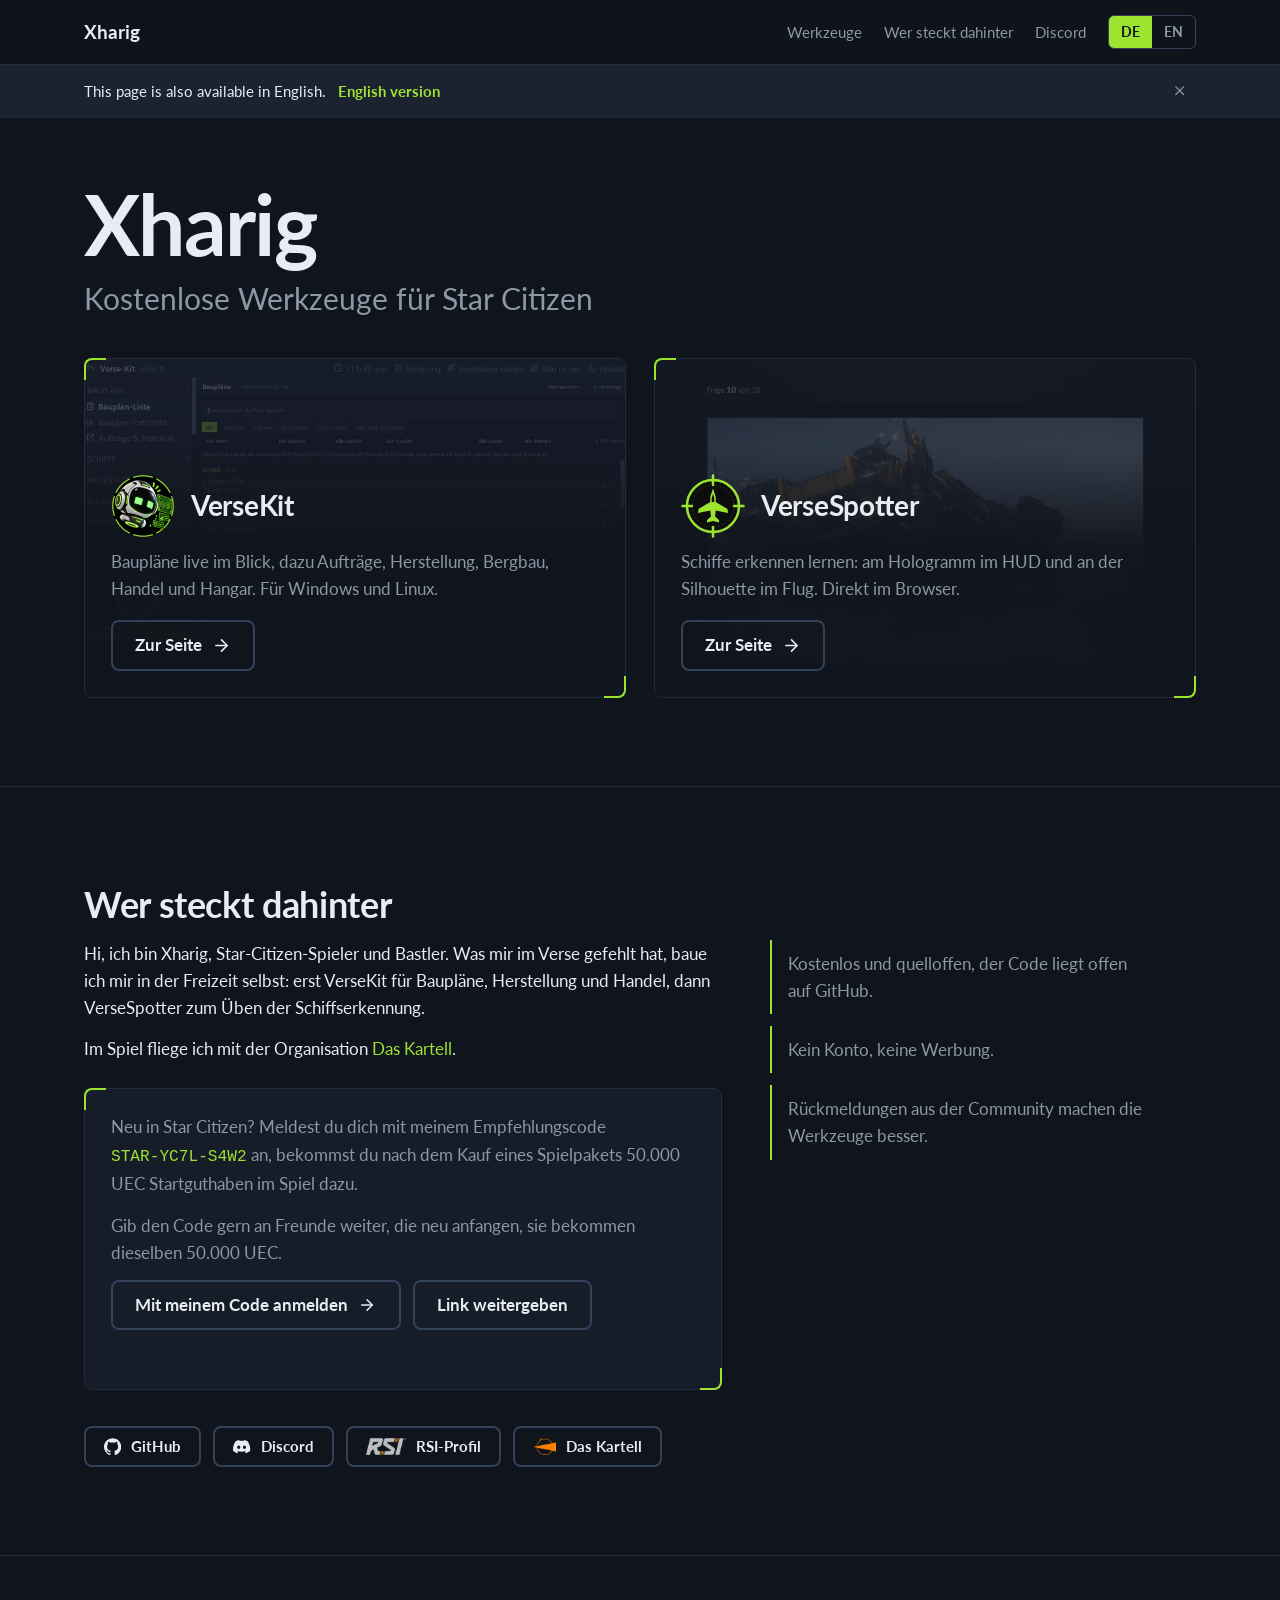
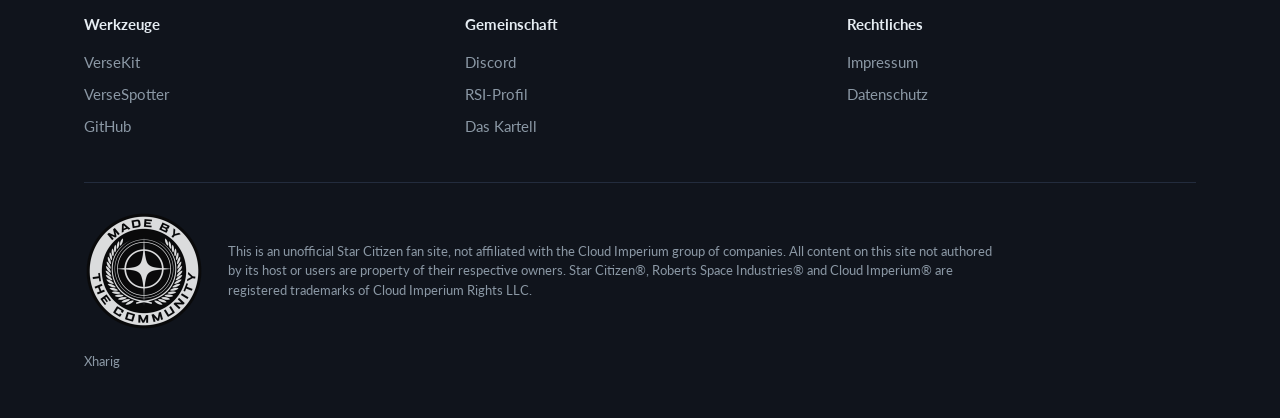
<file: index.html>
<!DOCTYPE html>
<html lang="de">
<head>
<meta charset="utf-8">
<meta name="viewport" content="width=device-width, initial-scale=1">
<meta name="theme-color" content="#10141c">
<meta name="color-scheme" content="dark">
<!-- German page. en/index.html is generated from this file by tools/seite_en_bauen.py: it takes
     every data-en text and every data-en-<attribute> value. After changing this file, run the script. -->
<title data-de="Xharig: Star-Citizen-Werkzeuge VerseKit und VerseSpotter" data-en="Xharig: Star Citizen tools VerseKit and VerseSpotter">Xharig: Star-Citizen-Werkzeuge VerseKit und VerseSpotter</title>
<meta name="description" content="Kostenlose Fan-Werkzeuge für Star Citizen von Xharig: VerseKit (Baupläne, Crafting, Bergbau, Handel) und VerseSpotter (Schiffe erkennen lernen)." data-en-content="Free Star Citizen fan tools by Xharig: VerseKit (blueprints, crafting, mining, trading) and VerseSpotter (learn to recognise ships).">
<link rel="canonical" href="https://xharig.com/">
<link rel="alternate" hreflang="de" href="https://xharig.com/">
<link rel="alternate" hreflang="en" href="https://xharig.com/en/">
<link rel="alternate" hreflang="x-default" href="https://xharig.com/en/">
<meta property="og:type" content="website">
<meta property="og:site_name" content="Xharig">
<meta property="og:locale" content="de_DE" data-en-content="en_US">
<meta property="og:locale:alternate" content="en_US" data-en-content="de_DE">
<meta property="og:url" content="https://xharig.com/" data-en-content="https://xharig.com/en/">
<meta property="og:title" content="Xharig: Star-Citizen-Werkzeuge VerseKit und VerseSpotter" data-en-content="Xharig: Star Citizen tools VerseKit and VerseSpotter">
<meta property="og:description" content="Kostenlose Fan-Werkzeuge für Star Citizen von Xharig: VerseKit (Baupläne, Crafting, Bergbau, Handel) und VerseSpotter (Schiffe erkennen lernen)." data-en-content="Free Star Citizen fan tools by Xharig: VerseKit (blueprints, crafting, mining, trading) and VerseSpotter (learn to recognise ships).">
<meta property="og:image" content="https://xharig.com/assets/social-preview.png" data-en-content="https://xharig.com/assets/social-preview-en.png">
<meta property="og:image:width" content="1280">
<meta property="og:image:height" content="640">
<meta property="og:image:alt" content="Xharig: Werkzeuge für Star Citizen, mit den Karten VerseKit und VerseSpotter" data-en-content="Xharig: tools for Star Citizen, with the cards VerseKit and VerseSpotter">
<meta name="twitter:card" content="summary_large_image">
<script type="application/ld+json">
{
 "@context": "https://schema.org",
 "@graph": [
  {
   "@type": "WebSite",
   "name": "Xharig",
   "url": "https://xharig.com/",
   "inLanguage": ["de", "en"]
  },
  {
   "@type": "Person",
   "@id": "https://xharig.com/#xharig",
   "name": "Xharig",
   "url": "https://xharig.com/",
   "sameAs": [
    "https://github.com/Xharig",
    "https://robertsspaceindustries.com/en/citizens/Xharig"
   ],
   "memberOf": {"@type": "Organization", "name": "Das Kartell", "url": "https://das-kartell.org/"}
  },
  {
   "@type": "SoftwareApplication",
   "name": "VerseKit",
   "alternateName": "Verse-Kit",
   "url": "https://versekit.xharig.com/",
   "applicationCategory": "GameApplication",
   "operatingSystem": "Windows, Linux",
   "isAccessibleForFree": true,
   "offers": {"@type": "Offer", "price": "0", "priceCurrency": "EUR"},
   "author": {"@id": "https://xharig.com/#xharig"}
  },
  {
   "@type": "WebApplication",
   "name": "VerseSpotter",
   "url": "https://versespotter.xharig.com/",
   "applicationCategory": "GameApplication",
   "operatingSystem": "Any (web browser)",
   "isAccessibleForFree": true,
   "offers": {"@type": "Offer", "price": "0", "priceCurrency": "EUR"},
   "author": {"@id": "https://xharig.com/#xharig"}
  }
 ]
}
</script>
<link rel="icon" href="assets/xharig-icon-32.png" sizes="32x32" type="image/png">
<link rel="icon" href="assets/xharig-icon-64.png" sizes="64x64" type="image/png">
<link rel="apple-touch-icon" href="assets/xharig-icon-180.png">
<link rel="preload" href="assets/schrift/xharig-sans-400.woff2" as="font" type="font/woff2" crossorigin>
<link rel="preload" href="assets/schrift/xharig-sans-700.woff2" as="font" type="font/woff2" crossorigin>
<link rel="stylesheet" href="assets/basis.css?v=2">
<link rel="stylesheet" href="assets/start.css?v=8">
</head>
<body>

<a class="springen" href="#inhalt" data-de="Zum Inhalt springen" data-en="Skip to content">Zum Inhalt springen</a>

<header class="kopfleiste">
  <div class="mitte kopf">
    <a class="marke" href="#start"><span>Xharig</span></a>
    <nav aria-label="Seite" data-en-aria-label="Page">
      <a class="weg" href="#werkzeuge" data-de="Werkzeuge" data-en="Tools">Werkzeuge</a>
      <a class="weg" href="#ueber" data-de="Wer steckt dahinter" data-en="Who is behind this">Wer steckt dahinter</a>
      <a class="weg" href="/discord" translate="no">Discord</a>
      <details class="menue">
        <summary data-de="Menü" data-en="Menu">Menü</summary>
        <div class="menue-liste">
          <a href="#werkzeuge" data-de="Werkzeuge" data-en="Tools">Werkzeuge</a>
          <a href="https://versekit.xharig.com/?von=xharig" data-en-href="https://versekit.xharig.com/en/?von=xharig" translate="no">VerseKit</a>
          <a href="https://versespotter.xharig.com/?von=xharig" data-en-href="https://versespotter.xharig.com/en/?von=xharig" translate="no">VerseSpotter</a>
          <a href="#ueber" data-de="Wer steckt dahinter" data-en="Who is behind this">Wer steckt dahinter</a>
          <a href="/discord" translate="no">Discord</a>
        </div>
      </details>
      <div class="sprache" role="group" aria-label="Sprache / Language">
        <a href="/" data-lang="de" hreflang="de" lang="de" class="an">DE</a>
        <a href="/en/" data-lang="en" hreflang="en" lang="en">EN</a>
      </div>
    </nav>
  </div>
</header>

<div class="hinweis-sprache" id="hinweis-sprache" hidden>
  <div class="mitte">
    <span id="hinweis-sprache-text"></span>
    <a id="hinweis-sprache-link" href="/en/"></a>
    <button type="button" id="hinweis-sprache-zu"><svg class="ic" viewBox="0 0 24 24" fill="none" stroke="currentColor" stroke-width="2" stroke-linecap="round" stroke-linejoin="round" aria-hidden="true"><path d="M18 6 6 18"/><path d="m6 6 12 12"/></svg></button>
  </div>
</div>

<main id="inhalt">
  <div class="start" id="start">
    <div class="mitte">
      <h1><span class="name" translate="no">Xharig</span>
        <span class="zeile" data-de="Kostenlose Werkzeuge für Star Citizen" data-en="Free tools for Star Citizen">Kostenlose Werkzeuge für Star Citizen</span></h1>
    </div>
  </div>

  <div class="mitte kacheln" id="werkzeuge">
    <a class="kachel winkel" href="https://versekit.xharig.com/?von=xharig" data-en-href="https://versekit.xharig.com/en/?von=xharig">
      <span class="hintergrund versekit"></span>
      <span class="inhalt">
        <span class="zeile"><img src="assets/versekit-icon.png" alt="" width="64" height="64"><h2>VerseKit</h2></span>
        <p data-de="Baupläne live im Blick, dazu Aufträge, Herstellung, Bergbau, Handel und Hangar. Für Windows und Linux."
           data-en="Blueprints live while you play, plus contracts, crafting, mining, trading and hangar. For Windows and Linux.">Baupläne live im Blick, dazu Aufträge, Herstellung, Bergbau, Handel und Hangar. Für Windows und Linux.</p>
        <span class="knopf"><span data-de="Zur Seite" data-en="Visit">Zur Seite</span><span class="pfeil" aria-hidden="true"></span></span>
      </span>
    </a>
    <a class="kachel winkel" href="https://versespotter.xharig.com/?von=xharig" data-en-href="https://versespotter.xharig.com/en/?von=xharig">
      <span class="hintergrund versespotter"></span>
      <span class="inhalt">
        <span class="zeile"><img src="assets/versespotter-logo.svg" alt="" width="64" height="64"><h2>VerseSpotter</h2></span>
        <p data-de="Schiffe erkennen lernen: am Hologramm im HUD und an der Silhouette im Flug. Direkt im Browser."
           data-en="Learn to recognise ships: by their HUD hologram and silhouette in flight. Right in your browser.">Schiffe erkennen lernen: am Hologramm im HUD und an der Silhouette im Flug. Direkt im Browser.</p>
        <span class="knopf"><span data-de="Zur Seite" data-en="Visit">Zur Seite</span><span class="pfeil" aria-hidden="true"></span></span>
      </span>
    </a>
  </div>

  <section id="ueber" aria-labelledby="ueber-titel">
    <div class="mitte">
      <h2 id="ueber-titel" data-de="Wer steckt dahinter" data-en="Who is behind this">Wer steckt dahinter</h2>
      <div class="ueber-spalten">
        <div class="ueber-text">
          <p data-de="Hi, ich bin Xharig, Star-Citizen-Spieler und Bastler. Was mir im Verse gefehlt hat, baue ich mir in der Freizeit selbst: erst VerseKit für Baupläne, Herstellung und Handel, dann VerseSpotter zum Üben der Schiffserkennung."
             data-en="Hi, I'm Xharig, Star Citizen player and tinkerer. What I missed in the 'verse, I build myself in my spare time: first VerseKit for blueprints, crafting and trading, then VerseSpotter to practise recognising ships.">Hi, ich bin Xharig, Star-Citizen-Spieler und Bastler. Was mir im Verse gefehlt hat, baue ich mir in der Freizeit selbst: erst VerseKit für Baupläne, Herstellung und Handel, dann VerseSpotter zum Üben der Schiffserkennung.</p>
          <p><span data-de="Im Spiel fliege ich mit der Organisation" data-en="In the game I fly with the organisation">Im Spiel fliege ich mit der Organisation</span> <a href="https://das-kartell.org/" lang="de" translate="no">Das Kartell</a>.</p>
          <div class="einladen winkel">
            <p><span data-de="Neu in Star Citizen? Meldest du dich mit meinem Empfehlungscode" data-en="New to Star Citizen? Sign up with my referral code">Neu in Star Citizen? Meldest du dich mit meinem Empfehlungscode</span> <code translate="no">STAR-YC7L-S4W2</code> <span data-de="an, bekommst du nach dem Kauf eines Spielpakets 50.000 UEC Startguthaben im Spiel dazu." data-en="and you get 50,000 UEC of in-game credit after buying a game package.">an, bekommst du nach dem Kauf eines Spielpakets 50.000 UEC Startguthaben im Spiel dazu.</span></p>
            <p data-de="Gib den Code gern an Freunde weiter, die neu anfangen, sie bekommen dieselben 50.000 UEC."
               data-en="Feel free to pass the code on to friends who are just starting, they get the same 50,000 UEC.">Gib den Code gern an Freunde weiter, die neu anfangen, sie bekommen dieselben 50.000 UEC.</p>
            <div class="knopfreihe">
              <a class="knopf" href="https://robertsspaceindustries.com/enlist?referral=STAR-YC7L-S4W2"><span data-de="Mit meinem Code anmelden" data-en="Sign up with my code">Mit meinem Code anmelden</span><span class="pfeil" aria-hidden="true"></span></a>
              <button type="button" class="knopf" id="ref-teilen" data-code="STAR-YC7L-S4W2" data-link="https://robertsspaceindustries.com/enlist?referral=STAR-YC7L-S4W2"><span data-de="Link weitergeben" data-en="Pass the link on">Link weitergeben</span></button>
            </div>
            <p class="ref-meldung" id="ref-meldung" aria-live="polite"></p>
          </div>
        </div>
        <ul class="grundsaetze">
          <li data-de="Kostenlos und quelloffen, der Code liegt offen auf GitHub." data-en="Free and open source, the code is public on GitHub.">Kostenlos und quelloffen, der Code liegt offen auf GitHub.</li>
          <li data-de="Kein Konto, keine Werbung." data-en="No account, no ads.">Kein Konto, keine Werbung.</li>
          <li data-de="Rückmeldungen aus der Community machen die Werkzeuge besser." data-en="Feedback from the community makes the tools better.">Rückmeldungen aus der Community machen die Werkzeuge besser.</li>
        </ul>
      </div>
      <ul class="profile" aria-label="Profile" data-en-aria-label="Profiles">
        <li><a class="knopf" href="https://github.com/Xharig" rel="me" translate="no"><svg class="ic" viewBox="0 0 24 24" fill="currentColor" aria-hidden="true"><path d="M12 .297c-6.63 0-12 5.373-12 12 0 5.303 3.438 9.8 8.205 11.385.6.113.82-.258.82-.577 0-.285-.01-1.04-.015-2.04-3.338.724-4.042-1.61-4.042-1.61C4.422 18.07 3.633 17.7 3.633 17.7c-1.087-.744.084-.729.084-.729 1.205.084 1.838 1.236 1.838 1.236 1.07 1.835 2.809 1.305 3.495.998.108-.776.417-1.305.76-1.605-2.665-.3-5.466-1.332-5.466-5.93 0-1.31.465-2.38 1.235-3.22-.135-.303-.54-1.523.105-3.176 0 0 1.005-.322 3.3 1.23.96-.267 1.98-.399 3-.405 1.02.006 2.04.138 3 .405 2.28-1.552 3.285-1.23 3.285-1.23.645 1.653.24 2.873.12 3.176.765.84 1.23 1.91 1.23 3.22 0 4.61-2.805 5.625-5.475 5.92.42.36.81 1.096.81 2.22 0 1.606-.015 2.896-.015 3.286 0 .315.21.69.825.57C20.565 22.092 24 17.592 24 12.297c0-6.627-5.373-12-12-12"/></svg><span>GitHub</span></a></li>
        <li><a class="knopf" href="/discord" translate="no"><svg class="ic" viewBox="0 0 24 24" fill="currentColor" aria-hidden="true"><path d="M20.317 4.3698a19.7913 19.7913 0 00-4.8851-1.5152.0741.0741 0 00-.0785.0371c-.211.3753-.4447.8648-.6083 1.2495-1.8447-.2762-3.68-.2762-5.4868 0-.1636-.3933-.4058-.8742-.6177-1.2495a.077.077 0 00-.0785-.037 19.7363 19.7363 0 00-4.8852 1.515.0699.0699 0 00-.0321.0277C.5334 9.0458-.319 13.5799.0992 18.0578a.0824.0824 0 00.0312.0561c2.0528 1.5076 4.0413 2.4228 5.9929 3.0294a.0777.0777 0 00.0842-.0276c.4616-.6304.8731-1.2952 1.226-1.9942a.076.076 0 00-.0416-.1057c-.6528-.2476-1.2743-.5495-1.8722-.8923a.077.077 0 01-.0076-.1277c.1258-.0943.2517-.1923.3718-.2914a.0743.0743 0 01.0776-.0105c3.9278 1.7933 8.18 1.7933 12.0614 0a.0739.0739 0 01.0785.0095c.1202.099.246.1981.3728.2924a.077.077 0 01-.0066.1276 12.2986 12.2986 0 01-1.873.8914.0766.0766 0 00-.0407.1067c.3604.698.7719 1.3628 1.225 1.9932a.076.076 0 00.0842.0286c1.961-.6067 3.9495-1.5219 6.0023-3.0294a.077.077 0 00.0313-.0552c.5004-5.177-.8382-9.6739-3.5485-13.6604a.061.061 0 00-.0312-.0286zM8.02 15.3312c-1.1825 0-2.1569-1.0857-2.1569-2.419 0-1.3332.9555-2.4189 2.157-2.4189 1.2108 0 2.1757 1.0952 2.1568 2.419 0 1.3332-.9555 2.4189-2.1569 2.4189zm7.9748 0c-1.1825 0-2.1569-1.0857-2.1569-2.419 0-1.3332.9554-2.4189 2.1569-2.4189 1.2108 0 2.1757 1.0952 2.1568 2.419 0 1.3332-.946 2.4189-2.1568 2.4189Z"/></svg><span>Discord</span></a></li>
        <li><a class="knopf" href="https://robertsspaceindustries.com/en/citizens/Xharig" rel="me"><img class="ic" src="assets/logos/rsi.png" alt="" width="48" height="20"><span data-de="RSI-Profil" data-en="RSI profile">RSI-Profil</span></a></li>
        <li><a class="knopf" href="https://das-kartell.org/" translate="no"><img class="ic" src="assets/logos/kartell.png" alt="" width="27" height="20"><span>Das Kartell</span></a></li>
      </ul>
    </div>
  </section>
</main>

<footer>
  <div class="mitte">
    <div class="fuss-raster">
      <div>
        <p class="fuss-titel" data-de="Werkzeuge" data-en="Tools">Werkzeuge</p>
        <a href="https://versekit.xharig.com/?von=xharig" data-en-href="https://versekit.xharig.com/en/?von=xharig" translate="no">VerseKit</a>
        <a href="https://versespotter.xharig.com/?von=xharig" data-en-href="https://versespotter.xharig.com/en/?von=xharig" translate="no">VerseSpotter</a>
        <a href="https://github.com/Xharig" translate="no">GitHub</a>
      </div>
      <div>
        <p class="fuss-titel" data-de="Gemeinschaft" data-en="Community">Gemeinschaft</p>
        <a href="/discord" translate="no">Discord</a>
        <a href="https://robertsspaceindustries.com/en/citizens/Xharig" data-de="RSI-Profil" data-en="RSI profile">RSI-Profil</a>
        <a href="https://das-kartell.org/" translate="no">Das Kartell</a>
      </div>
      <div>
        <p class="fuss-titel" data-de="Rechtliches" data-en="Legal">Rechtliches</p>
        <a href="impressum.html" data-de="Impressum" data-en="Legal notice">Impressum</a>
        <a href="datenschutz.html" data-de="Datenschutz" data-en="Privacy">Datenschutz</a>
      </div>
    </div>

    <div class="fuss-fan">
      <img class="fankit" src="assets/made-by-the-community-240.png" width="120" height="120" loading="lazy"
           alt="Star Citizen: Made by the Community">
      <p class="fan" lang="en">This is an unofficial Star Citizen fan site, not affiliated with the Cloud Imperium group of companies. All content on this site not authored by its host or users are property of their respective owners. Star Citizen®, Roberts Space Industries® and Cloud Imperium® are registered trademarks of Cloud Imperium Rights LLC.</p>
    </div>
    <p class="recht" translate="no">Xharig</p>
  </div>
</footer>

<script src="assets/sprache.js?v=3"></script>
<script src="assets/teilen.js?v=1"></script>
</body>
</html>
</file>
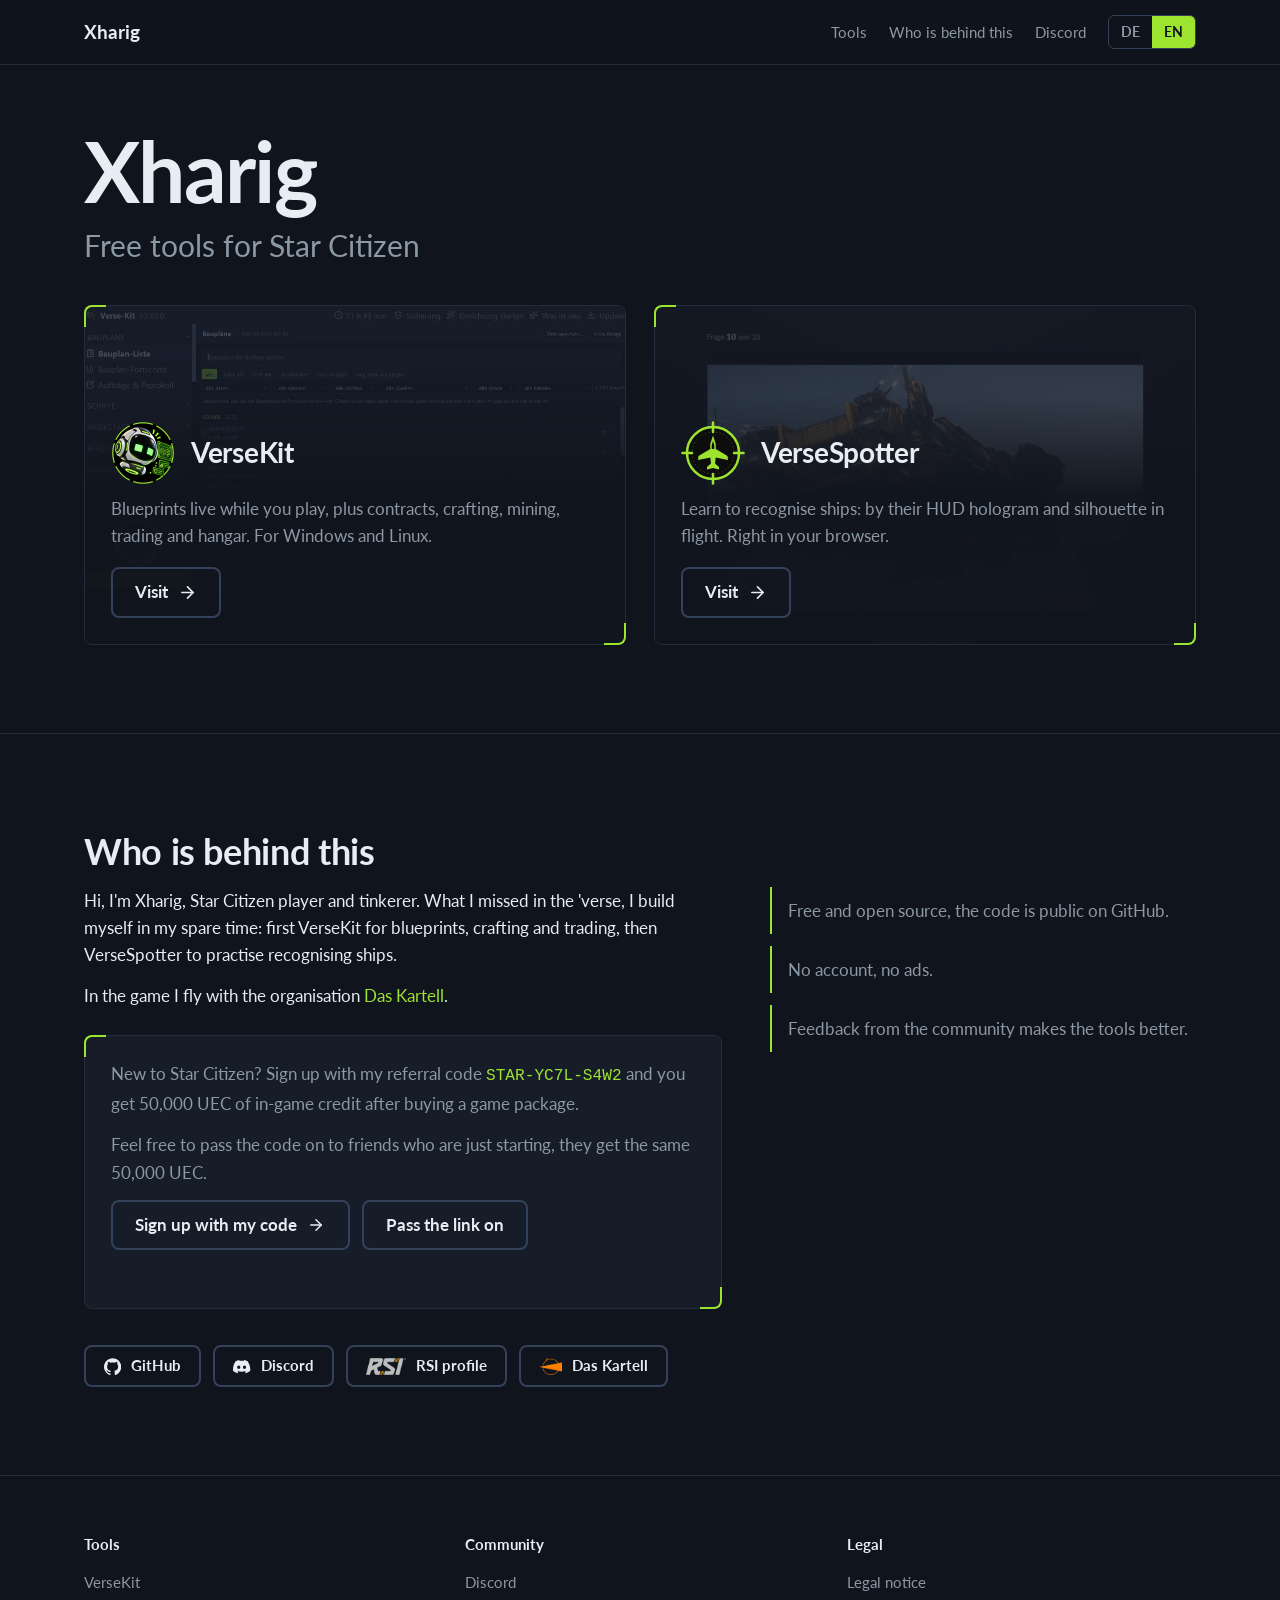
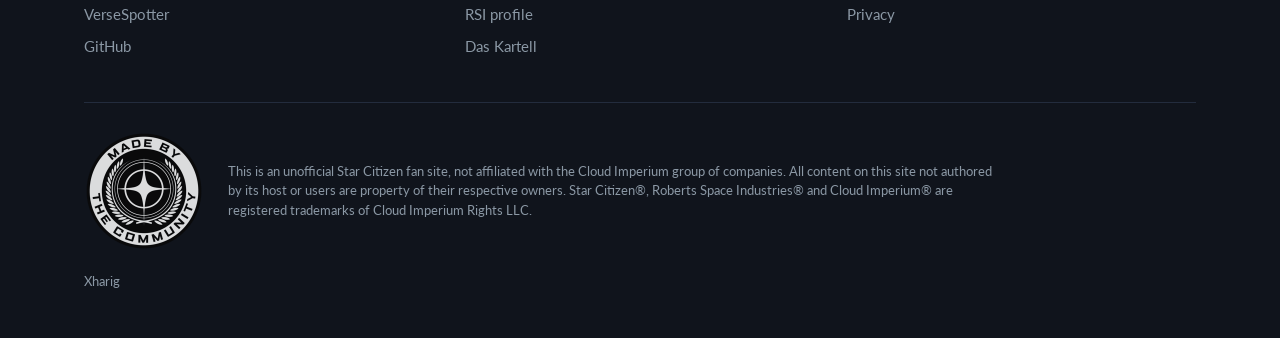
<file: en/index.html>
<!DOCTYPE html>
<!-- Generated from index.html by tools/seite_en_bauen.py. Do not edit; change index.html and run the script. -->
<html lang="en">
<head>
<meta charset="utf-8">
<meta name="viewport" content="width=device-width, initial-scale=1">
<meta name="theme-color" content="#10141c">
<meta name="color-scheme" content="dark">
<!-- German page. en/index.html is generated from this file by tools/seite_en_bauen.py: it takes
     every data-en text and every data-en-<attribute> value. After changing this file, run the script. -->
<title data-de="Xharig: Star-Citizen-Werkzeuge VerseKit und VerseSpotter" data-en="Xharig: Star Citizen tools VerseKit and VerseSpotter">Xharig: Star Citizen tools VerseKit and VerseSpotter</title>
<meta name="description" content="Free Star Citizen fan tools by Xharig: VerseKit (blueprints, crafting, mining, trading) and VerseSpotter (learn to recognise ships).">
<link rel="canonical" href="https://xharig.com/en/">
<link rel="alternate" hreflang="de" href="https://xharig.com/">
<link rel="alternate" hreflang="en" href="https://xharig.com/en/">
<link rel="alternate" hreflang="x-default" href="https://xharig.com/en/">
<meta property="og:type" content="website">
<meta property="og:site_name" content="Xharig">
<meta property="og:locale" content="en_US">
<meta property="og:locale:alternate" content="de_DE">
<meta property="og:url" content="https://xharig.com/en/">
<meta property="og:title" content="Xharig: Star Citizen tools VerseKit and VerseSpotter">
<meta property="og:description" content="Free Star Citizen fan tools by Xharig: VerseKit (blueprints, crafting, mining, trading) and VerseSpotter (learn to recognise ships).">
<meta property="og:image" content="https://xharig.com/assets/social-preview-en.png">
<meta property="og:image:width" content="1280">
<meta property="og:image:height" content="640">
<meta property="og:image:alt" content="Xharig: tools for Star Citizen, with the cards VerseKit and VerseSpotter">
<meta name="twitter:card" content="summary_large_image">
<script type="application/ld+json">
{
 "@context": "https://schema.org",
 "@graph": [
  {
   "@type": "WebSite",
   "name": "Xharig",
   "url": "https://xharig.com/",
   "inLanguage": ["de", "en"]
  },
  {
   "@type": "Person",
   "@id": "https://xharig.com/#xharig",
   "name": "Xharig",
   "url": "https://xharig.com/",
   "sameAs": [
    "https://github.com/Xharig",
    "https://robertsspaceindustries.com/en/citizens/Xharig"
   ],
   "memberOf": {"@type": "Organization", "name": "Das Kartell", "url": "https://das-kartell.org/"}
  },
  {
   "@type": "SoftwareApplication",
   "name": "VerseKit",
   "alternateName": "Verse-Kit",
   "url": "https://versekit.xharig.com/",
   "applicationCategory": "GameApplication",
   "operatingSystem": "Windows, Linux",
   "isAccessibleForFree": true,
   "offers": {"@type": "Offer", "price": "0", "priceCurrency": "EUR"},
   "author": {"@id": "https://xharig.com/#xharig"}
  },
  {
   "@type": "WebApplication",
   "name": "VerseSpotter",
   "url": "https://versespotter.xharig.com/",
   "applicationCategory": "GameApplication",
   "operatingSystem": "Any (web browser)",
   "isAccessibleForFree": true,
   "offers": {"@type": "Offer", "price": "0", "priceCurrency": "EUR"},
   "author": {"@id": "https://xharig.com/#xharig"}
  }
 ]
}
</script>
<link rel="icon" href="../assets/xharig-icon-32.png" sizes="32x32" type="image/png">
<link rel="icon" href="../assets/xharig-icon-64.png" sizes="64x64" type="image/png">
<link rel="apple-touch-icon" href="../assets/xharig-icon-180.png">
<link rel="preload" href="../assets/schrift/xharig-sans-400.woff2" as="font" type="font/woff2" crossorigin>
<link rel="preload" href="../assets/schrift/xharig-sans-700.woff2" as="font" type="font/woff2" crossorigin>
<link rel="stylesheet" href="../assets/basis.css?v=2">
<link rel="stylesheet" href="../assets/start.css?v=8">
</head>
<body>

<a class="springen" href="#inhalt" data-de="Zum Inhalt springen" data-en="Skip to content">Skip to content</a>

<header class="kopfleiste">
  <div class="mitte kopf">
    <a class="marke" href="#start"><span>Xharig</span></a>
    <nav aria-label="Page">
      <a class="weg" href="#werkzeuge" data-de="Werkzeuge" data-en="Tools">Tools</a>
      <a class="weg" href="#ueber" data-de="Wer steckt dahinter" data-en="Who is behind this">Who is behind this</a>
      <a class="weg" href="/discord" translate="no">Discord</a>
      <details class="menue">
        <summary data-de="Menü" data-en="Menu">Menu</summary>
        <div class="menue-liste">
          <a href="#werkzeuge" data-de="Werkzeuge" data-en="Tools">Tools</a>
          <a href="https://versekit.xharig.com/en/?von=xharig" translate="no">VerseKit</a>
          <a href="https://versespotter.xharig.com/en/?von=xharig" translate="no">VerseSpotter</a>
          <a href="#ueber" data-de="Wer steckt dahinter" data-en="Who is behind this">Who is behind this</a>
          <a href="/discord" translate="no">Discord</a>
        </div>
      </details>
      <div class="sprache" role="group" aria-label="Sprache / Language">
        <a href="/" data-lang="de" hreflang="de" lang="de">DE</a>
        <a href="/en/" data-lang="en" hreflang="en" lang="en" class="an">EN</a>
      </div>
    </nav>
  </div>
</header>

<div class="hinweis-sprache" id="hinweis-sprache" hidden>
  <div class="mitte">
    <span id="hinweis-sprache-text"></span>
    <a id="hinweis-sprache-link" href="/en/"></a>
    <button type="button" id="hinweis-sprache-zu"><svg class="ic" viewBox="0 0 24 24" fill="none" stroke="currentColor" stroke-width="2" stroke-linecap="round" stroke-linejoin="round" aria-hidden="true"><path d="M18 6 6 18"/><path d="m6 6 12 12"/></svg></button>
  </div>
</div>

<main id="inhalt">
  <div class="start" id="start">
    <div class="mitte">
      <h1><span class="name" translate="no">Xharig</span>
        <span class="zeile" data-de="Kostenlose Werkzeuge für Star Citizen" data-en="Free tools for Star Citizen">Free tools for Star Citizen</span></h1>
    </div>
  </div>

  <div class="mitte kacheln" id="werkzeuge">
    <a class="kachel winkel" href="https://versekit.xharig.com/en/?von=xharig">
      <span class="hintergrund versekit"></span>
      <span class="inhalt">
        <span class="zeile"><img src="../assets/versekit-icon.png" alt="" width="64" height="64"><h2>VerseKit</h2></span>
        <p data-de="Baupläne live im Blick, dazu Aufträge, Herstellung, Bergbau, Handel und Hangar. Für Windows und Linux."
           data-en="Blueprints live while you play, plus contracts, crafting, mining, trading and hangar. For Windows and Linux.">Blueprints live while you play, plus contracts, crafting, mining, trading and hangar. For Windows and Linux.</p>
        <span class="knopf"><span data-de="Zur Seite" data-en="Visit">Visit</span><span class="pfeil" aria-hidden="true"></span></span>
      </span>
    </a>
    <a class="kachel winkel" href="https://versespotter.xharig.com/en/?von=xharig">
      <span class="hintergrund versespotter"></span>
      <span class="inhalt">
        <span class="zeile"><img src="../assets/versespotter-logo.svg" alt="" width="64" height="64"><h2>VerseSpotter</h2></span>
        <p data-de="Schiffe erkennen lernen: am Hologramm im HUD und an der Silhouette im Flug. Direkt im Browser."
           data-en="Learn to recognise ships: by their HUD hologram and silhouette in flight. Right in your browser.">Learn to recognise ships: by their HUD hologram and silhouette in flight. Right in your browser.</p>
        <span class="knopf"><span data-de="Zur Seite" data-en="Visit">Visit</span><span class="pfeil" aria-hidden="true"></span></span>
      </span>
    </a>
  </div>

  <section id="ueber" aria-labelledby="ueber-titel">
    <div class="mitte">
      <h2 id="ueber-titel" data-de="Wer steckt dahinter" data-en="Who is behind this">Who is behind this</h2>
      <div class="ueber-spalten">
        <div class="ueber-text">
          <p data-de="Hi, ich bin Xharig, Star-Citizen-Spieler und Bastler. Was mir im Verse gefehlt hat, baue ich mir in der Freizeit selbst: erst VerseKit für Baupläne, Herstellung und Handel, dann VerseSpotter zum Üben der Schiffserkennung."
             data-en="Hi, I'm Xharig, Star Citizen player and tinkerer. What I missed in the 'verse, I build myself in my spare time: first VerseKit for blueprints, crafting and trading, then VerseSpotter to practise recognising ships.">Hi, I'm Xharig, Star Citizen player and tinkerer. What I missed in the 'verse, I build myself in my spare time: first VerseKit for blueprints, crafting and trading, then VerseSpotter to practise recognising ships.</p>
          <p><span data-de="Im Spiel fliege ich mit der Organisation" data-en="In the game I fly with the organisation">In the game I fly with the organisation</span> <a href="https://das-kartell.org/" lang="de" translate="no">Das Kartell</a>.</p>
          <div class="einladen winkel">
            <p><span data-de="Neu in Star Citizen? Meldest du dich mit meinem Empfehlungscode" data-en="New to Star Citizen? Sign up with my referral code">New to Star Citizen? Sign up with my referral code</span> <code translate="no">STAR-YC7L-S4W2</code> <span data-de="an, bekommst du nach dem Kauf eines Spielpakets 50.000 UEC Startguthaben im Spiel dazu." data-en="and you get 50,000 UEC of in-game credit after buying a game package.">and you get 50,000 UEC of in-game credit after buying a game package.</span></p>
            <p data-de="Gib den Code gern an Freunde weiter, die neu anfangen, sie bekommen dieselben 50.000 UEC."
               data-en="Feel free to pass the code on to friends who are just starting, they get the same 50,000 UEC.">Feel free to pass the code on to friends who are just starting, they get the same 50,000 UEC.</p>
            <div class="knopfreihe">
              <a class="knopf" href="https://robertsspaceindustries.com/enlist?referral=STAR-YC7L-S4W2"><span data-de="Mit meinem Code anmelden" data-en="Sign up with my code">Sign up with my code</span><span class="pfeil" aria-hidden="true"></span></a>
              <button type="button" class="knopf" id="ref-teilen" data-code="STAR-YC7L-S4W2" data-link="https://robertsspaceindustries.com/enlist?referral=STAR-YC7L-S4W2"><span data-de="Link weitergeben" data-en="Pass the link on">Pass the link on</span></button>
            </div>
            <p class="ref-meldung" id="ref-meldung" aria-live="polite"></p>
          </div>
        </div>
        <ul class="grundsaetze">
          <li data-de="Kostenlos und quelloffen, der Code liegt offen auf GitHub." data-en="Free and open source, the code is public on GitHub.">Free and open source, the code is public on GitHub.</li>
          <li data-de="Kein Konto, keine Werbung." data-en="No account, no ads.">No account, no ads.</li>
          <li data-de="Rückmeldungen aus der Community machen die Werkzeuge besser." data-en="Feedback from the community makes the tools better.">Feedback from the community makes the tools better.</li>
        </ul>
      </div>
      <ul class="profile" aria-label="Profiles">
        <li><a class="knopf" href="https://github.com/Xharig" rel="me" translate="no"><svg class="ic" viewBox="0 0 24 24" fill="currentColor" aria-hidden="true"><path d="M12 .297c-6.63 0-12 5.373-12 12 0 5.303 3.438 9.8 8.205 11.385.6.113.82-.258.82-.577 0-.285-.01-1.04-.015-2.04-3.338.724-4.042-1.61-4.042-1.61C4.422 18.07 3.633 17.7 3.633 17.7c-1.087-.744.084-.729.084-.729 1.205.084 1.838 1.236 1.838 1.236 1.07 1.835 2.809 1.305 3.495.998.108-.776.417-1.305.76-1.605-2.665-.3-5.466-1.332-5.466-5.93 0-1.31.465-2.38 1.235-3.22-.135-.303-.54-1.523.105-3.176 0 0 1.005-.322 3.3 1.23.96-.267 1.98-.399 3-.405 1.02.006 2.04.138 3 .405 2.28-1.552 3.285-1.23 3.285-1.23.645 1.653.24 2.873.12 3.176.765.84 1.23 1.91 1.23 3.22 0 4.61-2.805 5.625-5.475 5.92.42.36.81 1.096.81 2.22 0 1.606-.015 2.896-.015 3.286 0 .315.21.69.825.57C20.565 22.092 24 17.592 24 12.297c0-6.627-5.373-12-12-12"/></svg><span>GitHub</span></a></li>
        <li><a class="knopf" href="/discord" translate="no"><svg class="ic" viewBox="0 0 24 24" fill="currentColor" aria-hidden="true"><path d="M20.317 4.3698a19.7913 19.7913 0 00-4.8851-1.5152.0741.0741 0 00-.0785.0371c-.211.3753-.4447.8648-.6083 1.2495-1.8447-.2762-3.68-.2762-5.4868 0-.1636-.3933-.4058-.8742-.6177-1.2495a.077.077 0 00-.0785-.037 19.7363 19.7363 0 00-4.8852 1.515.0699.0699 0 00-.0321.0277C.5334 9.0458-.319 13.5799.0992 18.0578a.0824.0824 0 00.0312.0561c2.0528 1.5076 4.0413 2.4228 5.9929 3.0294a.0777.0777 0 00.0842-.0276c.4616-.6304.8731-1.2952 1.226-1.9942a.076.076 0 00-.0416-.1057c-.6528-.2476-1.2743-.5495-1.8722-.8923a.077.077 0 01-.0076-.1277c.1258-.0943.2517-.1923.3718-.2914a.0743.0743 0 01.0776-.0105c3.9278 1.7933 8.18 1.7933 12.0614 0a.0739.0739 0 01.0785.0095c.1202.099.246.1981.3728.2924a.077.077 0 01-.0066.1276 12.2986 12.2986 0 01-1.873.8914.0766.0766 0 00-.0407.1067c.3604.698.7719 1.3628 1.225 1.9932a.076.076 0 00.0842.0286c1.961-.6067 3.9495-1.5219 6.0023-3.0294a.077.077 0 00.0313-.0552c.5004-5.177-.8382-9.6739-3.5485-13.6604a.061.061 0 00-.0312-.0286zM8.02 15.3312c-1.1825 0-2.1569-1.0857-2.1569-2.419 0-1.3332.9555-2.4189 2.157-2.4189 1.2108 0 2.1757 1.0952 2.1568 2.419 0 1.3332-.9555 2.4189-2.1569 2.4189zm7.9748 0c-1.1825 0-2.1569-1.0857-2.1569-2.419 0-1.3332.9554-2.4189 2.1569-2.4189 1.2108 0 2.1757 1.0952 2.1568 2.419 0 1.3332-.946 2.4189-2.1568 2.4189Z"/></svg><span>Discord</span></a></li>
        <li><a class="knopf" href="https://robertsspaceindustries.com/en/citizens/Xharig" rel="me"><img class="ic" src="../assets/logos/rsi.png" alt="" width="48" height="20"><span data-de="RSI-Profil" data-en="RSI profile">RSI profile</span></a></li>
        <li><a class="knopf" href="https://das-kartell.org/" translate="no"><img class="ic" src="../assets/logos/kartell.png" alt="" width="27" height="20"><span>Das Kartell</span></a></li>
      </ul>
    </div>
  </section>
</main>

<footer>
  <div class="mitte">
    <div class="fuss-raster">
      <div>
        <p class="fuss-titel" data-de="Werkzeuge" data-en="Tools">Tools</p>
        <a href="https://versekit.xharig.com/en/?von=xharig" translate="no">VerseKit</a>
        <a href="https://versespotter.xharig.com/en/?von=xharig" translate="no">VerseSpotter</a>
        <a href="https://github.com/Xharig" translate="no">GitHub</a>
      </div>
      <div>
        <p class="fuss-titel" data-de="Gemeinschaft" data-en="Community">Community</p>
        <a href="/discord" translate="no">Discord</a>
        <a href="https://robertsspaceindustries.com/en/citizens/Xharig" data-de="RSI-Profil" data-en="RSI profile">RSI profile</a>
        <a href="https://das-kartell.org/" translate="no">Das Kartell</a>
      </div>
      <div>
        <p class="fuss-titel" data-de="Rechtliches" data-en="Legal">Legal</p>
        <a href="../impressum.html" data-de="Impressum" data-en="Legal notice">Legal notice</a>
        <a href="../datenschutz.html" data-de="Datenschutz" data-en="Privacy">Privacy</a>
      </div>
    </div>

    <div class="fuss-fan">
      <img class="fankit" src="../assets/made-by-the-community-240.png" width="120" height="120" loading="lazy"
           alt="Star Citizen: Made by the Community">
      <p class="fan" lang="en">This is an unofficial Star Citizen fan site, not affiliated with the Cloud Imperium group of companies. All content on this site not authored by its host or users are property of their respective owners. Star Citizen®, Roberts Space Industries® and Cloud Imperium® are registered trademarks of Cloud Imperium Rights LLC.</p>
    </div>
    <p class="recht" translate="no">Xharig</p>
  </div>
</footer>

<script src="../assets/sprache.js?v=3"></script>
<script src="../assets/teilen.js?v=1"></script>
</body>
</html>
</file>
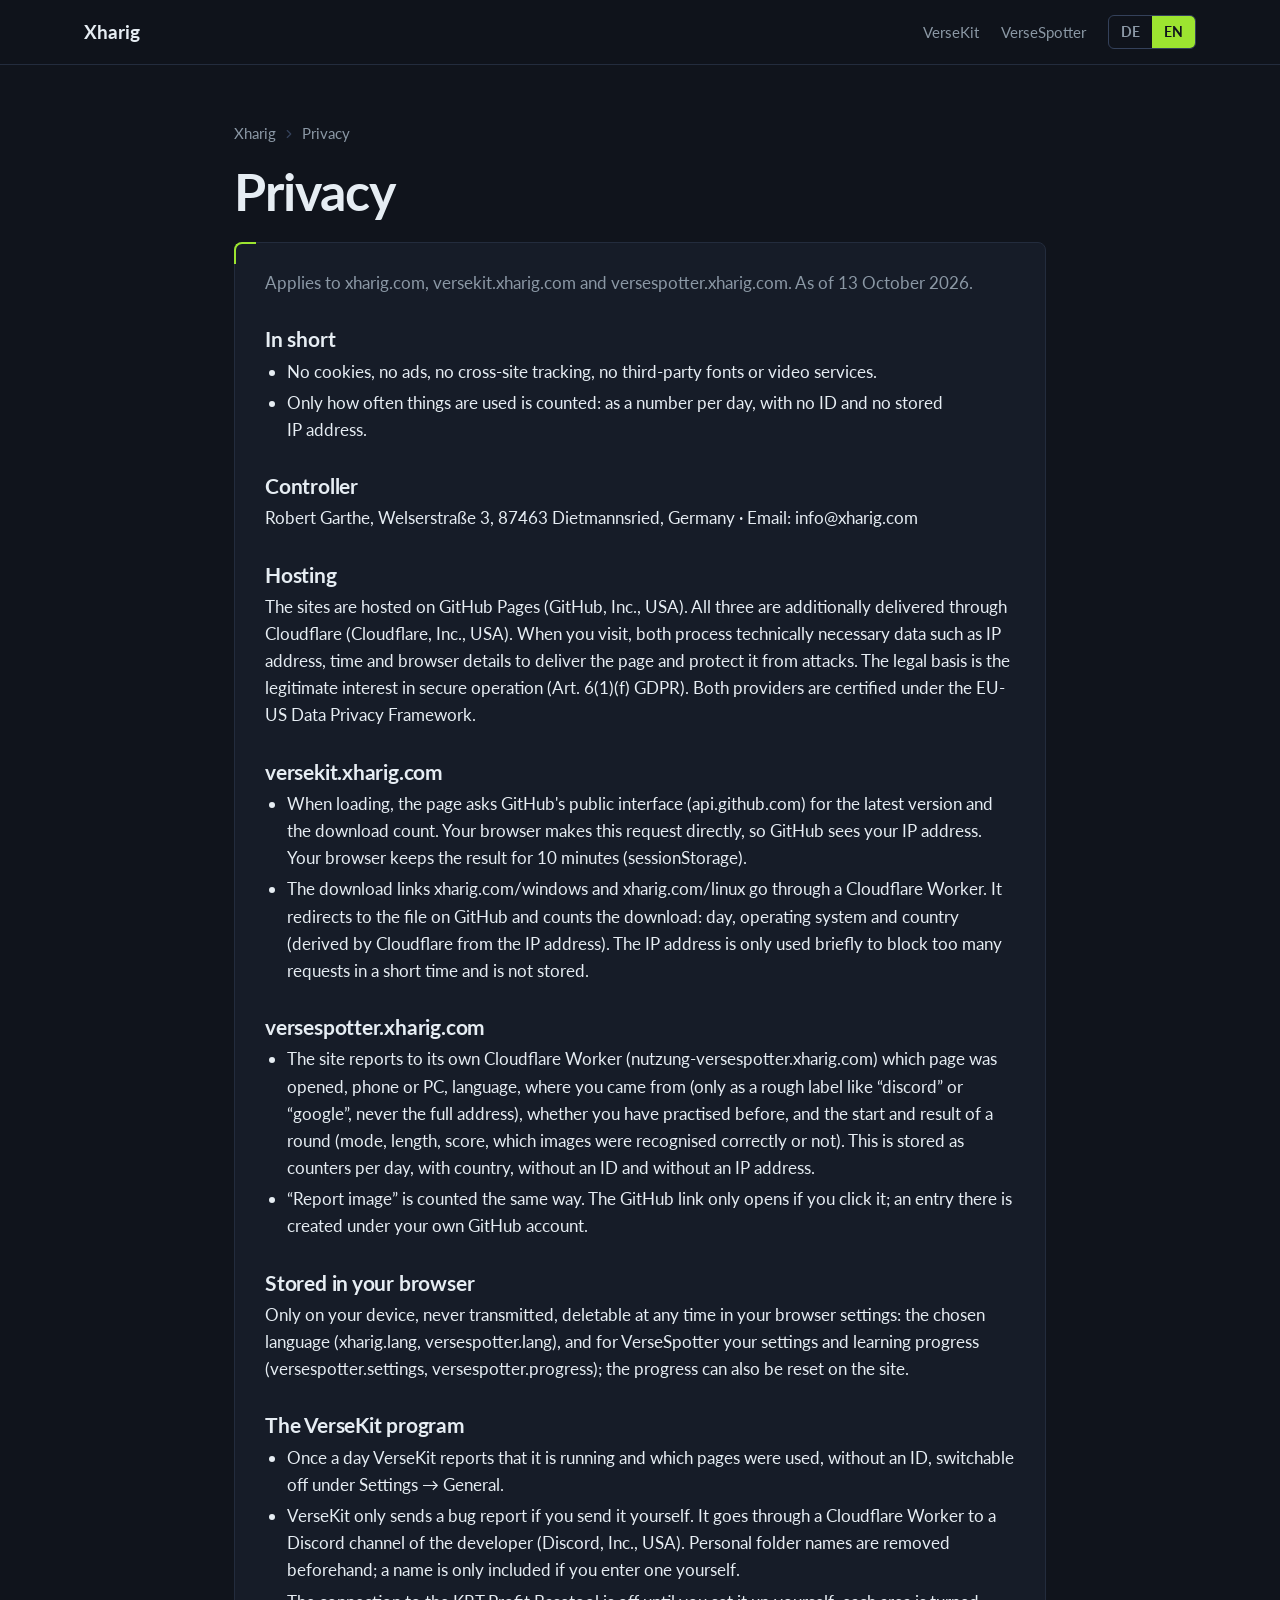
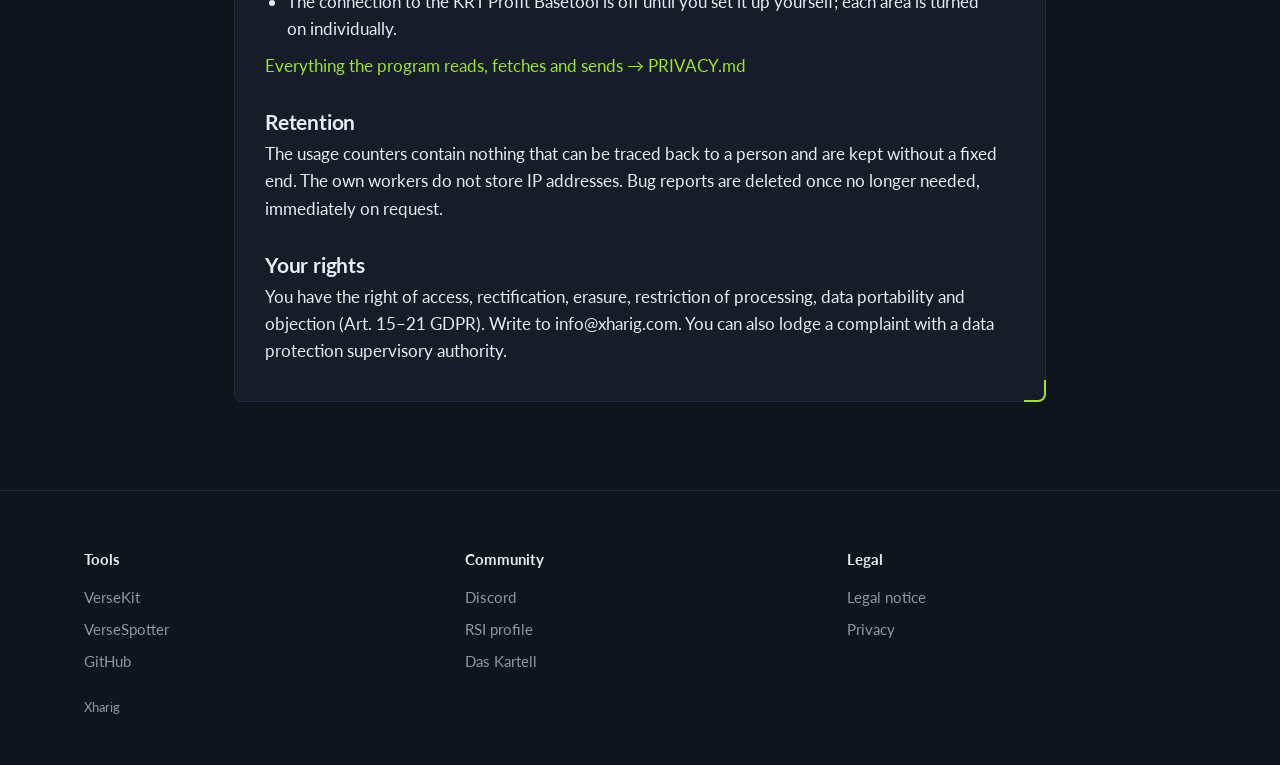
<file: datenschutz.html>
<!DOCTYPE html>
<html lang="de">
<head>
<meta charset="utf-8">
<meta name="viewport" content="width=device-width, initial-scale=1">
<meta name="theme-color" content="#10141c">
<meta name="color-scheme" content="dark">
<meta name="robots" content="noindex, nofollow">
<title data-de="Datenschutz | Xharig" data-en="Privacy | Xharig">Datenschutz | Xharig</title>
<link rel="icon" href="assets/xharig-icon-32.png" sizes="32x32" type="image/png">
<link rel="icon" href="assets/xharig-icon-64.png" sizes="64x64" type="image/png">
<link rel="apple-touch-icon" href="assets/xharig-icon-180.png">
<link rel="preload" href="assets/schrift/xharig-sans-400.woff2" as="font" type="font/woff2" crossorigin>
<link rel="preload" href="assets/schrift/xharig-sans-700.woff2" as="font" type="font/woff2" crossorigin>
<link rel="stylesheet" href="assets/basis.css?v=2">
<link rel="stylesheet" href="assets/text.css?v=3">
</head>
<body>
<a class="springen" href="#inhalt" data-de="Zum Inhalt springen" data-en="Skip to content">Zum Inhalt springen</a>

<header class="kopfleiste">
  <div class="mitte kopf">
    <a class="marke" href="https://xharig.com/"><span>Xharig</span></a>
    <nav aria-label="Seite">
      <a class="weg" href="https://versekit.xharig.com/" translate="no">VerseKit</a>
      <a class="weg" href="https://versespotter.xharig.com/" translate="no">VerseSpotter</a>
      <details class="menue">
        <summary data-de="Menü" data-en="Menu">Menü</summary>
        <div class="menue-liste">
          <a href="https://xharig.com/" data-de="Startseite" data-en="Home">Startseite</a>
          <a href="https://versekit.xharig.com/" translate="no">VerseKit</a>
          <a href="https://versespotter.xharig.com/" translate="no">VerseSpotter</a>
          <a href="impressum.html" data-de="Impressum" data-en="Legal notice">Impressum</a>
          <a href="datenschutz.html" data-de="Datenschutz" data-en="Privacy">Datenschutz</a>
        </div>
      </details>
      <div class="sprache" role="group" aria-label="Sprache / Language">
        <button type="button" data-lang="de" lang="de">DE</button>
        <button type="button" data-lang="en" lang="en">EN</button>
      </div>
    </nav>
  </div>
</header>

<main id="inhalt" class="textseite">
<div class="seitenkopf">
  <div class="mitte">
    <ol class="pfad">
      <li><a href="https://xharig.com/" translate="no">Xharig</a></li>
      <li data-de="Datenschutz" data-en="Privacy">Datenschutz</li>
    </ol>
    <h1 data-de="Datenschutz" data-en="Privacy">Datenschutz</h1>
  </div>
</div>
  <div class="mitte">
    <div class="karte winkel">

      <p class="leise" data-de="Gilt für xharig.com, versekit.xharig.com und versespotter.xharig.com. Stand: 13.10.2026."
         data-en="Applies to xharig.com, versekit.xharig.com and versespotter.xharig.com. As of 13 October 2026.">Gilt für xharig.com, versekit.xharig.com und versespotter.xharig.com. Stand: 13.10.2026.</p>

      <h2 data-de="Kurz gesagt" data-en="In short">Kurz gesagt</h2>
      <ul>
        <li data-de="Keine Cookies, keine Werbung, kein Tracking über die Seiten hinweg, keine fremden Schriften oder Videodienste."
            data-en="No cookies, no ads, no cross-site tracking, no third-party fonts or video services.">Keine Cookies, keine Werbung, kein Tracking über die Seiten hinweg, keine fremden Schriften oder Videodienste.</li>
        <li data-de="Gezählt wird nur, wie oft etwas genutzt wird: als Zahl pro Tag, ohne Kennung und ohne gespeicherte IP-Adresse."
            data-en="Only how often things are used is counted: as a number per day, with no ID and no stored IP address.">Gezählt wird nur, wie oft etwas genutzt wird: als Zahl pro Tag, ohne Kennung und ohne gespeicherte IP-Adresse.</li>
      </ul>

      <h2 data-de="Verantwortlich" data-en="Controller">Verantwortlich</h2>
      <p data-de="Robert Garthe, Welserstraße 3, 87463 Dietmannsried, Deutschland · E-Mail: info@xharig.com"
         data-en="Robert Garthe, Welserstraße 3, 87463 Dietmannsried, Germany · Email: info@xharig.com">Robert Garthe, Welserstraße 3, 87463 Dietmannsried, Deutschland · E-Mail: info@xharig.com</p>

      <h2 data-de="Hosting" data-en="Hosting">Hosting</h2>
      <p data-de="Die Seiten liegen bei GitHub Pages (GitHub, Inc., USA). Alle drei werden zusätzlich über Cloudflare (Cloudflare, Inc., USA) ausgeliefert. Beim Aufruf verarbeiten beide technisch nötige Daten wie IP-Adresse, Zeitpunkt und Browserangaben, um die Seite auszuliefern und vor Angriffen zu schützen. Rechtsgrundlage ist das berechtigte Interesse an einem sicheren Betrieb (Art. 6 Abs. 1 lit. f DSGVO). Beide Anbieter sind nach dem EU-US Data Privacy Framework zertifiziert."
         data-en="The sites are hosted on GitHub Pages (GitHub, Inc., USA). All three are additionally delivered through Cloudflare (Cloudflare, Inc., USA). When you visit, both process technically necessary data such as IP address, time and browser details to deliver the page and protect it from attacks. The legal basis is the legitimate interest in secure operation (Art. 6(1)(f) GDPR). Both providers are certified under the EU-US Data Privacy Framework.">Die Seiten liegen bei GitHub Pages (GitHub, Inc., USA). Alle drei werden zusätzlich über Cloudflare (Cloudflare, Inc., USA) ausgeliefert. Beim Aufruf verarbeiten beide technisch nötige Daten wie IP-Adresse, Zeitpunkt und Browserangaben, um die Seite auszuliefern und vor Angriffen zu schützen. Rechtsgrundlage ist das berechtigte Interesse an einem sicheren Betrieb (Art. 6 Abs. 1 lit. f DSGVO). Beide Anbieter sind nach dem EU-US Data Privacy Framework zertifiziert.</p>

      <h2>versekit.xharig.com</h2>
      <ul>
        <li data-de="Die Seite fragt beim Laden die öffentliche Schnittstelle von GitHub (api.github.com) nach der neuesten Version und der Zahl der Downloads. Diese Abfrage stellt dein Browser direkt, GitHub sieht dabei deine IP-Adresse. Das Ergebnis merkt sich dein Browser für 10 Minuten (sessionStorage)."
            data-en="When loading, the page asks GitHub's public interface (api.github.com) for the latest version and the download count. Your browser makes this request directly, so GitHub sees your IP address. Your browser keeps the result for 10 minutes (sessionStorage).">Die Seite fragt beim Laden die öffentliche Schnittstelle von GitHub (api.github.com) nach der neuesten Version und der Zahl der Downloads. Diese Abfrage stellt dein Browser direkt, GitHub sieht dabei deine IP-Adresse. Das Ergebnis merkt sich dein Browser für 10 Minuten (sessionStorage).</li>
        <li data-de="Die Download-Links xharig.com/windows und xharig.com/linux laufen über einen Cloudflare Worker. Er leitet zur Datei auf GitHub weiter und zählt den Download: Tag, Betriebssystem und Land (von Cloudflare aus der IP-Adresse abgeleitet). Die IP-Adresse dient nur kurz dazu, zu viele Abrufe in kurzer Zeit abzuwehren, und wird nicht gespeichert."
            data-en="The download links xharig.com/windows and xharig.com/linux go through a Cloudflare Worker. It redirects to the file on GitHub and counts the download: day, operating system and country (derived by Cloudflare from the IP address). The IP address is only used briefly to block too many requests in a short time and is not stored.">Die Download-Links xharig.com/windows und xharig.com/linux laufen über einen Cloudflare Worker. Er leitet zur Datei auf GitHub weiter und zählt den Download: Tag, Betriebssystem und Land (von Cloudflare aus der IP-Adresse abgeleitet). Die IP-Adresse dient nur kurz dazu, zu viele Abrufe in kurzer Zeit abzuwehren, und wird nicht gespeichert.</li>
      </ul>

      <h2>versespotter.xharig.com</h2>
      <ul>
        <li data-de="Die Seite meldet an einen eigenen Cloudflare Worker (nutzung-versespotter.xharig.com), welche Seite aufgerufen wurde, Handy oder PC, Sprache, woher du kamst (nur als grobe Angabe wie „discord“ oder „google“, nie die volle Adresse), ob du schon einmal geübt hast, sowie Start und Ergebnis eines Durchgangs (Modus, Länge, Punkte, welche Bilder richtig oder falsch erkannt wurden). Gespeichert wird das als Zähler pro Tag, mit Land, ohne Kennung und ohne IP-Adresse."
            data-en="The site reports to its own Cloudflare Worker (nutzung-versespotter.xharig.com) which page was opened, phone or PC, language, where you came from (only as a rough label like “discord” or “google”, never the full address), whether you have practised before, and the start and result of a round (mode, length, score, which images were recognised correctly or not). This is stored as counters per day, with country, without an ID and without an IP address.">Die Seite meldet an einen eigenen Cloudflare Worker (nutzung-versespotter.xharig.com), welche Seite aufgerufen wurde, Handy oder PC, Sprache, woher du kamst (nur als grobe Angabe wie „discord“ oder „google“, nie die volle Adresse), ob du schon einmal geübt hast, sowie Start und Ergebnis eines Durchgangs (Modus, Länge, Punkte, welche Bilder richtig oder falsch erkannt wurden). Gespeichert wird das als Zähler pro Tag, mit Land, ohne Kennung und ohne IP-Adresse.</li>
        <li data-de="„Bild melden“ zählt die Meldung genauso. Der Link zu GitHub öffnet sich nur, wenn du ihn anklickst; ein Eintrag dort entsteht unter deinem eigenen GitHub-Konto."
            data-en="“Report image” is counted the same way. The GitHub link only opens if you click it; an entry there is created under your own GitHub account.">„Bild melden“ zählt die Meldung genauso. Der Link zu GitHub öffnet sich nur, wenn du ihn anklickst; ein Eintrag dort entsteht unter deinem eigenen GitHub-Konto.</li>
      </ul>

      <h2 data-de="Gespeichert in deinem Browser" data-en="Stored in your browser">Gespeichert in deinem Browser</h2>
      <p data-de="Nur auf deinem Gerät, nie übertragen, jederzeit über die Browsereinstellungen löschbar: die gewählte Sprache (xharig.lang, versespotter.lang), bei VerseSpotter deine Einstellungen und dein Lernstand (versespotter.settings, versespotter.progress); der Lernstand lässt sich auch auf der Seite zurücksetzen."
         data-en="Only on your device, never transmitted, deletable at any time in your browser settings: the chosen language (xharig.lang, versespotter.lang), and for VerseSpotter your settings and learning progress (versespotter.settings, versespotter.progress); the progress can also be reset on the site.">Nur auf deinem Gerät, nie übertragen, jederzeit über die Browsereinstellungen löschbar: die gewählte Sprache (xharig.lang, versespotter.lang), bei VerseSpotter deine Einstellungen und dein Lernstand (versespotter.settings, versespotter.progress); der Lernstand lässt sich auch auf der Seite zurücksetzen.</p>

      <h2 data-de="Das Programm VerseKit" data-en="The VerseKit program">Das Programm VerseKit</h2>
      <ul>
        <li data-de="Einmal am Tag meldet VerseKit, dass es läuft, und welche Seiten genutzt wurden, ohne Kennung, abschaltbar unter Einstellungen → Allgemein."
            data-en="Once a day VerseKit reports that it is running and which pages were used, without an ID, switchable off under Settings → General.">Einmal am Tag meldet VerseKit, dass es läuft, und welche Seiten genutzt wurden, ohne Kennung, abschaltbar unter Einstellungen → Allgemein.</li>
        <li data-de="Einen Fehlerbericht schickt VerseKit nur, wenn du ihn selbst absendest. Er geht über einen Cloudflare Worker an einen Discord-Kanal des Entwicklers (Discord, Inc., USA). Persönliche Ordnernamen werden vorher entfernt; ein Name steht nur drin, wenn du ihn selbst einträgst."
            data-en="VerseKit only sends a bug report if you send it yourself. It goes through a Cloudflare Worker to a Discord channel of the developer (Discord, Inc., USA). Personal folder names are removed beforehand; a name is only included if you enter one yourself.">Einen Fehlerbericht schickt VerseKit nur, wenn du ihn selbst absendest. Er geht über einen Cloudflare Worker an einen Discord-Kanal des Entwicklers (Discord, Inc., USA). Persönliche Ordnernamen werden vorher entfernt; ein Name steht nur drin, wenn du ihn selbst einträgst.</li>
        <li data-de="Die Verbindung zum KRT Profit Basetool ist aus, bis du sie selbst herstellst; jeder Bereich wird einzeln eingeschaltet."
            data-en="The connection to the KRT Profit Basetool is off until you set it up yourself; each area is turned on individually.">Die Verbindung zum KRT Profit Basetool ist aus, bis du sie selbst herstellst; jeder Bereich wird einzeln eingeschaltet.</li>
      </ul>
      <p><a href="https://github.com/Xharig/VerseKit/blob/main/PRIVACY.md" data-de="Alles, was das Programm liest, holt und verschickt → PRIVACY.md"
            data-en="Everything the program reads, fetches and sends → PRIVACY.md">Alles, was das Programm liest, holt und verschickt → PRIVACY.md</a></p>

      <h2 data-de="Speicherdauer" data-en="Retention">Speicherdauer</h2>
      <p data-de="Die Nutzungszähler enthalten keine Angaben, die auf eine Person zurückführen, und bleiben ohne festes Ende bestehen. IP-Adressen werden von den eigenen Workern nicht gespeichert. Fehlerberichte werden gelöscht, sobald sie nicht mehr gebraucht werden, auf Wunsch sofort."
         data-en="The usage counters contain nothing that can be traced back to a person and are kept without a fixed end. The own workers do not store IP addresses. Bug reports are deleted once no longer needed, immediately on request.">Die Nutzungszähler enthalten keine Angaben, die auf eine Person zurückführen, und bleiben ohne festes Ende bestehen. IP-Adressen werden von den eigenen Workern nicht gespeichert. Fehlerberichte werden gelöscht, sobald sie nicht mehr gebraucht werden, auf Wunsch sofort.</p>

      <h2 data-de="Deine Rechte" data-en="Your rights">Deine Rechte</h2>
      <p data-de="Du hast das Recht auf Auskunft, Berichtigung, Löschung, Einschränkung der Verarbeitung, Datenübertragbarkeit und Widerspruch (Art. 15–21 DSGVO). Schreib dafür an info@xharig.com. Außerdem kannst du dich bei einer Datenschutz-Aufsichtsbehörde beschweren."
         data-en="You have the right of access, rectification, erasure, restriction of processing, data portability and objection (Art. 15–21 GDPR). Write to info@xharig.com. You can also lodge a complaint with a data protection supervisory authority.">Du hast das Recht auf Auskunft, Berichtigung, Löschung, Einschränkung der Verarbeitung, Datenübertragbarkeit und Widerspruch (Art. 15–21 DSGVO). Schreib dafür an info@xharig.com. Außerdem kannst du dich bei einer Datenschutz-Aufsichtsbehörde beschweren.</p>
    </div>
  </div>
</main>

<footer>
  <div class="mitte">
    <div class="fuss-raster">
      <div>
        <p class="fuss-titel" data-de="Werkzeuge" data-en="Tools">Werkzeuge</p>
        <a href="https://versekit.xharig.com/" translate="no">VerseKit</a>
        <a href="https://versespotter.xharig.com/" translate="no">VerseSpotter</a>
        <a href="https://github.com/Xharig" translate="no">GitHub</a>
      </div>
      <div>
        <p class="fuss-titel" data-de="Gemeinschaft" data-en="Community">Gemeinschaft</p>
        <a href="/discord" translate="no">Discord</a>
        <a href="https://robertsspaceindustries.com/en/citizens/Xharig" data-de="RSI-Profil" data-en="RSI profile">RSI-Profil</a>
        <a href="https://das-kartell.org/" translate="no">Das Kartell</a>
      </div>
      <div>
        <p class="fuss-titel" data-de="Rechtliches" data-en="Legal">Rechtliches</p>
        <a href="impressum.html" data-de="Impressum" data-en="Legal notice">Impressum</a>
        <a href="datenschutz.html" data-de="Datenschutz" data-en="Privacy">Datenschutz</a>
      </div>
    </div>
    <p class="recht" translate="no">Xharig</p>
  </div>
</footer>

<script src="assets/sprache.js?v=3"></script>
</body>
</html>
</file>
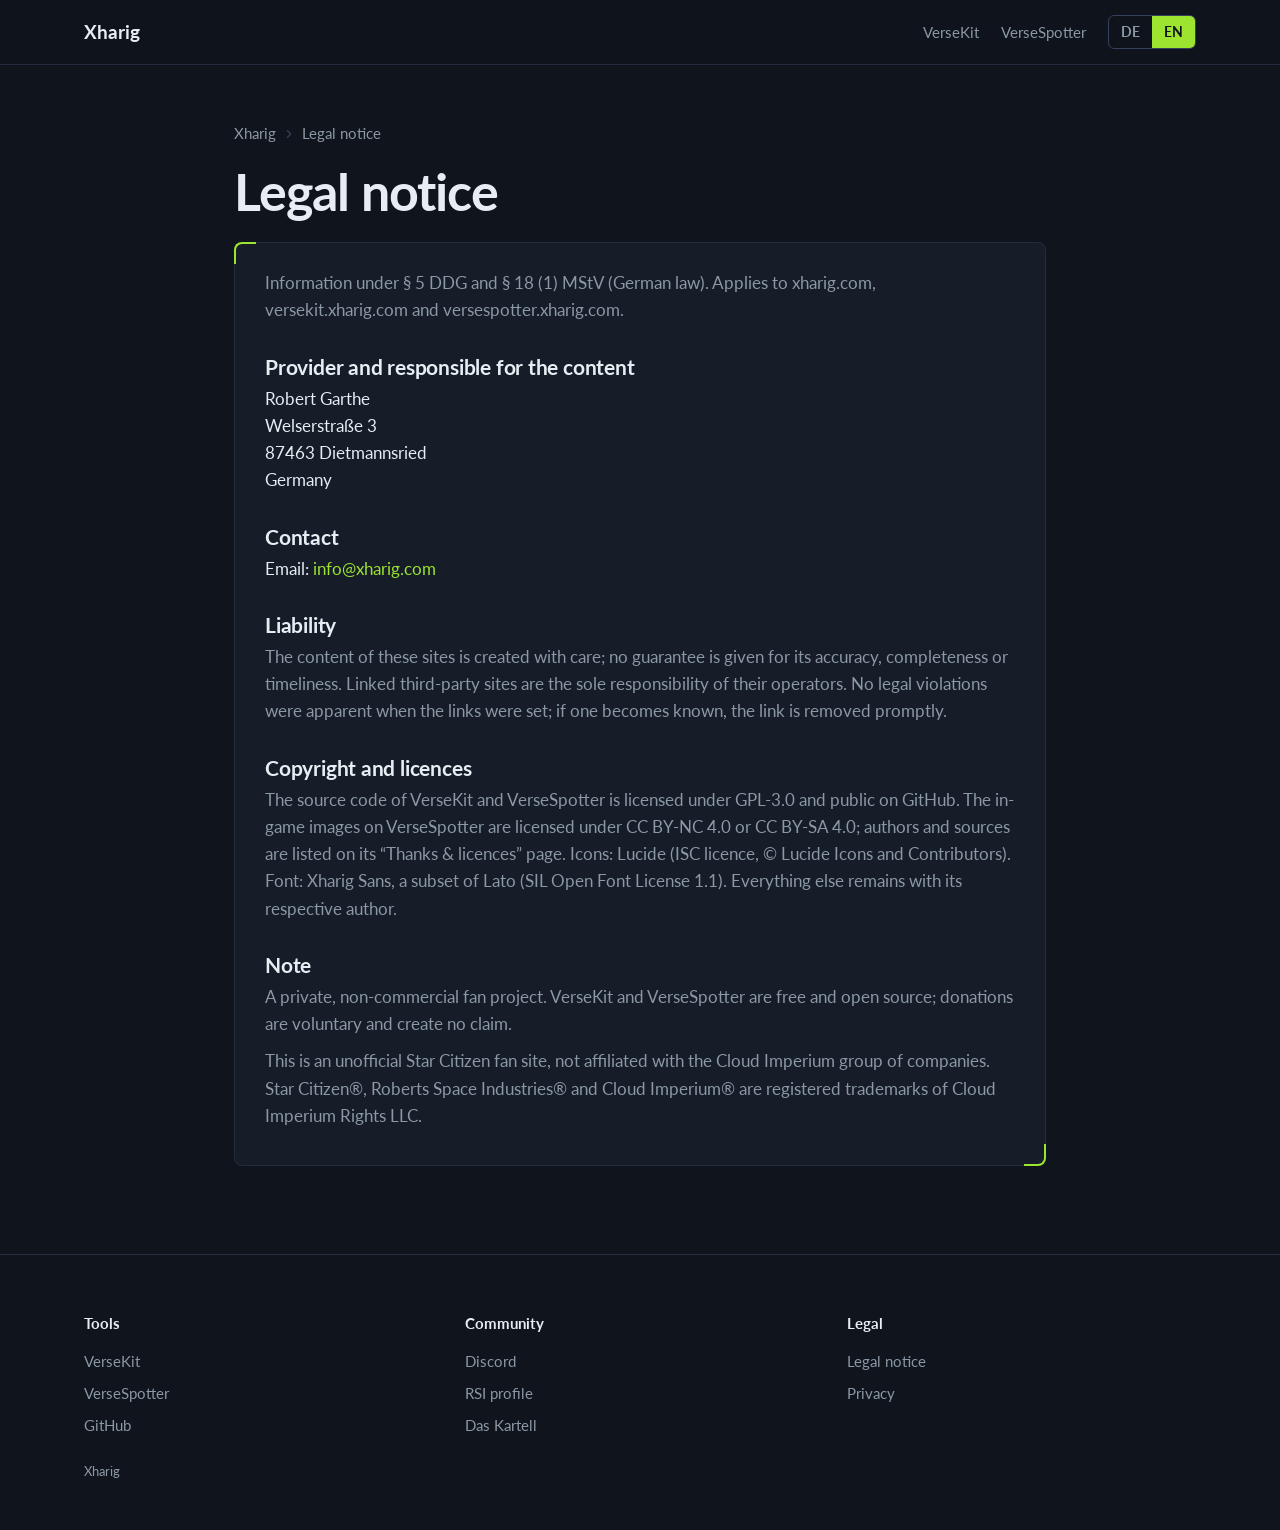
<file: impressum.html>
<!DOCTYPE html>
<html lang="de">
<head>
<meta charset="utf-8">
<meta name="viewport" content="width=device-width, initial-scale=1">
<meta name="theme-color" content="#10141c">
<meta name="color-scheme" content="dark">
<meta name="robots" content="noindex, nofollow">
<title data-de="Impressum | Xharig" data-en="Legal notice | Xharig">Impressum | Xharig</title>
<link rel="icon" href="assets/xharig-icon-32.png" sizes="32x32" type="image/png">
<link rel="icon" href="assets/xharig-icon-64.png" sizes="64x64" type="image/png">
<link rel="apple-touch-icon" href="assets/xharig-icon-180.png">
<link rel="preload" href="assets/schrift/xharig-sans-400.woff2" as="font" type="font/woff2" crossorigin>
<link rel="preload" href="assets/schrift/xharig-sans-700.woff2" as="font" type="font/woff2" crossorigin>
<link rel="stylesheet" href="assets/basis.css?v=2">
<link rel="stylesheet" href="assets/text.css?v=3">
</head>
<body>
<a class="springen" href="#inhalt" data-de="Zum Inhalt springen" data-en="Skip to content">Zum Inhalt springen</a>

<header class="kopfleiste">
  <div class="mitte kopf">
    <a class="marke" href="https://xharig.com/"><span>Xharig</span></a>
    <nav aria-label="Seite">
      <a class="weg" href="https://versekit.xharig.com/" translate="no">VerseKit</a>
      <a class="weg" href="https://versespotter.xharig.com/" translate="no">VerseSpotter</a>
      <details class="menue">
        <summary data-de="Menü" data-en="Menu">Menü</summary>
        <div class="menue-liste">
          <a href="https://xharig.com/" data-de="Startseite" data-en="Home">Startseite</a>
          <a href="https://versekit.xharig.com/" translate="no">VerseKit</a>
          <a href="https://versespotter.xharig.com/" translate="no">VerseSpotter</a>
          <a href="impressum.html" data-de="Impressum" data-en="Legal notice">Impressum</a>
          <a href="datenschutz.html" data-de="Datenschutz" data-en="Privacy">Datenschutz</a>
        </div>
      </details>
      <div class="sprache" role="group" aria-label="Sprache / Language">
        <button type="button" data-lang="de" lang="de">DE</button>
        <button type="button" data-lang="en" lang="en">EN</button>
      </div>
    </nav>
  </div>
</header>

<main id="inhalt" class="textseite">
<div class="seitenkopf">
  <div class="mitte">
    <ol class="pfad">
      <li><a href="https://xharig.com/" translate="no">Xharig</a></li>
      <li data-de="Impressum" data-en="Legal notice">Impressum</li>
    </ol>
    <h1 data-de="Impressum" data-en="Legal notice">Impressum</h1>
  </div>
</div>
  <div class="mitte">
    <div class="karte winkel">
      <p class="leise" data-de="Angaben gemäß § 5 DDG und § 18 Abs. 1 MStV. Gilt für xharig.com, versekit.xharig.com und versespotter.xharig.com."
         data-en="Information under § 5 DDG and § 18 (1) MStV (German law). Applies to xharig.com, versekit.xharig.com and versespotter.xharig.com.">Angaben gemäß § 5 DDG und § 18 Abs. 1 MStV. Gilt für xharig.com, versekit.xharig.com und versespotter.xharig.com.</p>

      <h2 data-de="Anbieter und verantwortlich für den Inhalt" data-en="Provider and responsible for the content">Anbieter und verantwortlich für den Inhalt</h2>
      <p>Robert Garthe<br>
         Welserstraße 3<br>
         87463 Dietmannsried<br>
         <span data-de="Deutschland" data-en="Germany">Deutschland</span></p>

      <h2 data-de="Kontakt" data-en="Contact">Kontakt</h2>
      <p><span data-de="E-Mail:" data-en="Email:">E-Mail:</span> <a href="mailto:info@xharig.com">info@xharig.com</a></p>

      <h2 data-de="Haftung" data-en="Liability">Haftung</h2>
      <p class="leise" data-de="Die Inhalte dieser Seiten werden mit Sorgfalt erstellt; für Richtigkeit, Vollständigkeit und Aktualität wird keine Gewähr übernommen. Für verlinkte fremde Seiten sind allein deren Betreiber verantwortlich. Beim Setzen der Links waren dort keine Rechtsverstöße erkennbar; wird einer bekannt, wird der Link umgehend entfernt."
         data-en="The content of these sites is created with care; no guarantee is given for its accuracy, completeness or timeliness. Linked third-party sites are the sole responsibility of their operators. No legal violations were apparent when the links were set; if one becomes known, the link is removed promptly.">Die Inhalte dieser Seiten werden mit Sorgfalt erstellt; für Richtigkeit, Vollständigkeit und Aktualität wird keine Gewähr übernommen. Für verlinkte fremde Seiten sind allein deren Betreiber verantwortlich. Beim Setzen der Links waren dort keine Rechtsverstöße erkennbar; wird einer bekannt, wird der Link umgehend entfernt.</p>

      <h2 data-de="Urheberrecht und Lizenzen" data-en="Copyright and licences">Urheberrecht und Lizenzen</h2>
      <p class="leise" data-de="Der Quellcode von VerseKit und VerseSpotter steht unter der GPL-3.0 und liegt offen auf GitHub. Die Spielbilder bei VerseSpotter stehen unter CC BY-NC 4.0 bzw. CC BY-SA 4.0; Urheber und Quellen nennt dort die Seite „Danke &amp; Lizenzen“. Symbole: Lucide (ISC-Lizenz, © Lucide Icons and Contributors). Schrift: Xharig Sans, eine Teilmenge von Lato (SIL Open Font License 1.1). Alles Übrige bleibt beim jeweiligen Urheber."
         data-en="The source code of VerseKit and VerseSpotter is licensed under GPL-3.0 and public on GitHub. The in-game images on VerseSpotter are licensed under CC BY-NC 4.0 or CC BY-SA 4.0; authors and sources are listed on its “Thanks &amp; licences” page. Icons: Lucide (ISC licence, © Lucide Icons and Contributors). Font: Xharig Sans, a subset of Lato (SIL Open Font License 1.1). Everything else remains with its respective author.">Der Quellcode von VerseKit und VerseSpotter steht unter der GPL-3.0 und liegt offen auf GitHub. Die Spielbilder bei VerseSpotter stehen unter CC BY-NC 4.0 bzw. CC BY-SA 4.0; Urheber und Quellen nennt dort die Seite „Danke &amp; Lizenzen“. Symbole: Lucide (ISC-Lizenz, © Lucide Icons and Contributors). Schrift: Xharig Sans, eine Teilmenge von Lato (SIL Open Font License 1.1). Alles Übrige bleibt beim jeweiligen Urheber.</p>

      <h2 data-de="Hinweis" data-en="Note">Hinweis</h2>
      <p class="leise" data-de="Ein privates, nicht kommerzielles Fan-Projekt. VerseKit und VerseSpotter sind kostenlos und quelloffen; Spenden sind freiwillig und begründen keinen Anspruch."
         data-en="A private, non-commercial fan project. VerseKit and VerseSpotter are free and open source; donations are voluntary and create no claim.">Ein privates, nicht kommerzielles Fan-Projekt. VerseKit und VerseSpotter sind kostenlos und quelloffen; Spenden sind freiwillig und begründen keinen Anspruch.</p>
      <p class="leise" lang="en">This is an unofficial Star Citizen fan site, not affiliated with the Cloud Imperium group of companies. Star Citizen®, Roberts Space Industries® and Cloud Imperium® are registered trademarks of Cloud Imperium Rights LLC.</p>
    </div>
  </div>
</main>

<footer>
  <div class="mitte">
    <div class="fuss-raster">
      <div>
        <p class="fuss-titel" data-de="Werkzeuge" data-en="Tools">Werkzeuge</p>
        <a href="https://versekit.xharig.com/" translate="no">VerseKit</a>
        <a href="https://versespotter.xharig.com/" translate="no">VerseSpotter</a>
        <a href="https://github.com/Xharig" translate="no">GitHub</a>
      </div>
      <div>
        <p class="fuss-titel" data-de="Gemeinschaft" data-en="Community">Gemeinschaft</p>
        <a href="/discord" translate="no">Discord</a>
        <a href="https://robertsspaceindustries.com/en/citizens/Xharig" data-de="RSI-Profil" data-en="RSI profile">RSI-Profil</a>
        <a href="https://das-kartell.org/" translate="no">Das Kartell</a>
      </div>
      <div>
        <p class="fuss-titel" data-de="Rechtliches" data-en="Legal">Rechtliches</p>
        <a href="impressum.html" data-de="Impressum" data-en="Legal notice">Impressum</a>
        <a href="datenschutz.html" data-de="Datenschutz" data-en="Privacy">Datenschutz</a>
      </div>
    </div>
    <p class="recht" translate="no">Xharig</p>
  </div>
</footer>

<script src="assets/sprache.js?v=3"></script>
</body>
</html>
</file>
<file: assets/basis.css>
/* ---------------------------------------------------------------
   Xharig pages: shared base
   Meant for every Xharig site (VerseKit, xharig.com, VerseSpotter), so
   colours, type, buttons, header, footer and focus look the same
   everywhere. Page-specific parts live in each site's own stylesheet.
   Colours are the "Original" colour scheme of VerseKit itself
   (crates/versekit-core/src/theme.rs). Neon #9ce430 only for lines,
   corners and buttons, never as a large area. One background for the
   whole page: sections are told apart by lines, not by colour changes.
   Signature: the two accent corners of VerseKit's boxes (.winkel).
   Everything is served by the site itself: Xharig Sans (a Lato subset, SIL OFL, schrift/),
   Lucide icons (ISC, symbole/), no third-party fonts or CDNs.
   --------------------------------------------------------------- */

@font-face{
  font-family:"Xharig Sans";font-style:normal;font-weight:400;font-display:swap;
  src:url(schrift/xharig-sans-400.woff2) format("woff2");
  unicode-range:U+0020-007E,U+00A0-00FF,U+0131,U+0152-0153,U+02C6,U+02DA,U+02DC,
    U+2010-2014,U+2018-201E,U+2022,U+2026,U+2039-203A,U+20AC,U+2122,U+2190-2193,
    U+2212,U+FB01-FB02;
}
@font-face{
  font-family:"Xharig Sans";font-style:normal;font-weight:700;font-display:swap;
  src:url(schrift/xharig-sans-700.woff2) format("woff2");
  unicode-range:U+0020-007E,U+00A0-00FF,U+0131,U+0152-0153,U+02C6,U+02DA,U+02DC,
    U+2010-2014,U+2018-201E,U+2022,U+2026,U+2039-203A,U+20AC,U+2122,U+2190-2193,
    U+2212,U+FB01-FB02;
}

:root{
  --grund:#10141c;
  --flaeche:#161c28;
  --leiste:#1b2230;
  --linie:#232c3d;
  --linie-hell:#34415a;
  --feld:#0c1017;
  --hover:#222b3b;
  --text:#e6edf3;
  --leise:#8b98a5;
  --neon:#9ce430;
  --neon-hell:#b8f266;
  --neon-dunkel:#1d2a14;
  --rund:8px;
  color-scheme:dark;
}

*,*::before,*::after{box-sizing:border-box}
html{background:var(--grund);-webkit-text-size-adjust:100%;text-size-adjust:100%;scroll-padding-top:72px}
@media (prefers-reduced-motion:no-preference){html{scroll-behavior:smooth}}
body{
  margin:0;background:var(--grund);color:var(--text);
  font-family:"Xharig Sans","Segoe UI",system-ui,-apple-system,"Helvetica Neue",Arial,sans-serif;
  font-size:17px;line-height:1.6;
  -webkit-font-smoothing:antialiased;
}
img,video{max-width:100%;height:auto;display:block}
figure{margin:0}
a{color:var(--neon);text-decoration:none;text-underline-offset:3px}
a,button,summary,label{touch-action:manipulation;-webkit-tap-highlight-color:rgba(156,228,48,.18)}
a:hover{text-decoration:underline}
:focus-visible{outline:2px solid var(--neon);outline-offset:3px;border-radius:4px}
h1,h2,h3,h4{text-wrap:balance}
p,li,figcaption{text-wrap:pretty}
code{font-family:ui-monospace,"SF Mono","Cascadia Mono",Menlo,Consolas,monospace}
.mitte{max-width:1160px;margin:0 auto;
  padding:0 max(24px,env(safe-area-inset-right)) 0 max(24px,env(safe-area-inset-left))}
.ic{width:1.15em;height:1.15em;flex:none}

.springen{position:absolute;left:12px;top:-60px;z-index:50;background:var(--neon);color:var(--grund);
  font-weight:700;padding:8px 14px;border-radius:var(--rund)}
.springen:focus{top:12px;text-decoration:none}

/* ---------- The accent corners ----------
   Same as the boxes in VerseKit: fine line, accent corner top left and
   bottom right, following the 8 px rounding. */
.winkel{position:relative;background:var(--feld);border:1px solid var(--linie);border-radius:var(--rund)}
.winkel::before,.winkel::after{
  content:"";position:absolute;width:22px;height:22px;pointer-events:none;
  border:0 solid var(--neon);
}
.winkel::before{top:-1px;left:-1px;border-top-width:2px;border-left-width:2px;border-top-left-radius:var(--rund)}
.winkel::after{bottom:-1px;right:-1px;border-bottom-width:2px;border-right-width:2px;border-bottom-right-radius:var(--rund)}
.winkel > img,.winkel > video{border-radius:calc(var(--rund) - 1px);width:100%}

/* ---------- Header ---------- */
.kopfleiste{
  position:sticky;top:0;z-index:20;
  background:rgba(16,20,28,.92);
  -webkit-backdrop-filter:blur(8px);backdrop-filter:blur(8px);
  border-bottom:1px solid var(--linie);
}
.kopf{display:flex;align-items:center;gap:16px;height:64px}
.marke{display:flex;align-items:center;gap:10px;color:var(--text);font-weight:700;font-size:19px;white-space:nowrap}
.marke:hover{text-decoration:none;color:var(--neon)}
.marke img{width:36px;height:36px}
.kopf nav{margin-left:auto;display:flex;align-items:center;gap:22px}
.kopf nav a{color:var(--leise);font-size:15px}
.kopf nav a:hover{color:var(--neon);text-decoration:none}
.kopf nav a[aria-current=page]{color:var(--text);font-weight:700;box-shadow:inset 0 -2px 0 var(--neon);padding:4px 0}
/* The one download offer in the header: outlined, never filled, so it offers
   rather than asks. */
.kopf nav a.kopf-laden{color:var(--neon);font-weight:700;border:1px solid var(--neon);border-radius:6px;padding:5px 12px}
.kopf nav a.kopf-laden:hover{background:var(--neon-dunkel)}
.kopf nav a.kopf-laden[aria-current=page]{box-shadow:none;padding:5px 12px;background:var(--neon-dunkel)}
.kopf nav a.alle{display:inline-flex;align-items:center;gap:6px;padding-left:22px;border-left:1px solid var(--linie)}
.sprache{display:flex;border:1px solid var(--linie-hell);border-radius:6px;overflow:hidden}
.kopf nav .sprache a{color:var(--leise);font-size:14px;font-weight:700;padding:5px 12px}
.kopf nav .sprache a:hover{background:var(--hover);color:var(--neon)}
.kopf nav .sprache a.an{background:var(--neon);color:var(--grund)}

/* Menu for narrow screens: the page links fold into one button. Works
   without script (details/summary). */
.menue{display:none;position:relative}
.menue summary{
  list-style:none;cursor:pointer;display:inline-flex;align-items:center;gap:8px;
  padding:6px 12px;border:1px solid var(--linie-hell);border-radius:6px;color:var(--text);font-size:15px;font-weight:700;
}
.menue summary::-webkit-details-marker{display:none}
.menue summary::before{content:"";width:18px;height:18px;background:currentColor;
  -webkit-mask:url(symbole/menu.svg) center/contain no-repeat;mask:url(symbole/menu.svg) center/contain no-repeat}
.menue[open] summary::before{-webkit-mask-image:url(symbole/x.svg);mask-image:url(symbole/x.svg)}
.menue summary:hover{border-color:var(--neon);color:var(--neon);background:var(--neon-dunkel)}
.menue-liste{
  position:absolute;right:0;top:calc(100% + 10px);z-index:30;min-width:220px;
  display:flex;flex-direction:column;padding:8px;
  background:var(--flaeche);border:1px solid var(--linie-hell);border-radius:var(--rund);
}
.kopf nav .menue-liste a{color:var(--text);font-size:16px;padding:10px 12px;border-radius:6px;border-left:3px solid transparent}
.kopf nav .menue-liste a:hover{background:var(--hover);color:var(--neon)}
.kopf nav .menue-liste a[aria-current=page]{box-shadow:none;padding:10px 12px;background:var(--neon-dunkel);border-left-color:var(--neon);color:var(--neon)}

/* Offers the other language version (page script) */
.hinweis-sprache{background:var(--leiste);border-bottom:1px solid var(--linie);font-size:15px}
.hinweis-sprache .mitte{display:flex;align-items:center;gap:12px;flex-wrap:wrap;padding-top:10px;padding-bottom:10px}
.hinweis-sprache a{font-weight:700}
.hinweis-sprache button{
  margin-left:auto;display:inline-flex;align-items:center;justify-content:center;
  width:32px;height:32px;background:none;border:1px solid transparent;border-radius:6px;
  color:var(--leise);cursor:pointer;
}
.hinweis-sprache button:hover{color:var(--neon);border-color:var(--linie-hell);background:var(--hover)}

/* ---------- Buttons ----------
   One filled main button per area; every button changes border and fill
   on hover. */
.knopfreihe{display:flex;gap:12px;flex-wrap:wrap}
.knopf{
  display:inline-flex;align-items:center;gap:10px;padding:12px 22px;
  border-radius:var(--rund);border:2px solid var(--linie-hell);background:none;
  font:inherit;font-weight:700;font-size:17px;line-height:1.3;color:var(--text);cursor:pointer;
}
.knopf:hover{text-decoration:none;border-color:var(--neon);color:var(--neon);background:var(--neon-dunkel)}
.knopf.voll{background:var(--neon);border-color:var(--neon);color:var(--grund)}
.knopf.voll:hover{background:var(--neon-hell);border-color:var(--neon-hell);color:var(--grund)}

/* ---------- Sections ---------- */
section{padding:96px 0 88px;border-top:1px solid var(--linie)}
h2{font-size:36px;line-height:1.2;font-weight:700;letter-spacing:-.01em;margin:0 0 14px;max-width:24em}
.einleitung{color:var(--leise);max-width:42em;margin:0 0 36px;font-size:18px}
.hinweis{margin:14px 0 0;font-size:15px;color:var(--leise);border-left:2px solid var(--linie-hell);padding-left:14px;max-width:46em}
a.raus{display:inline-flex;align-items:center;gap:5px}
a.raus::after{content:"";width:.85em;height:.85em;background:currentColor;
  -webkit-mask:url(symbole/external-link.svg) center/contain no-repeat;mask:url(symbole/external-link.svg) center/contain no-repeat}

/* Head of a sub-page: where you are, then its one h1. */
.seitenkopf{padding:56px 0 8px}
.pfad{display:flex;flex-wrap:wrap;gap:6px;align-items:center;margin:0 0 18px;padding:0;list-style:none;font-size:15px;color:var(--leise)}
.pfad li + li::before{content:"";display:inline-block;width:14px;height:14px;margin-right:6px;vertical-align:-2px;background:var(--linie-hell);
  -webkit-mask:url(symbole/chevron-right.svg) center/contain no-repeat;mask:url(symbole/chevron-right.svg) center/contain no-repeat}
.pfad a{color:var(--leise)}
.pfad a:hover{color:var(--neon)}
.seitenkopf h1{font-size:clamp(34px,5vw,52px);line-height:1.1;letter-spacing:-.02em;margin:0 0 14px;max-width:20em}
.seitenkopf .einleitung{margin-bottom:0}
.seitenkopf + section{border-top:0;padding-top:48px}

/* ---------- FAQ ---------- */
.faq{max-width:860px;border-bottom:1px solid var(--linie)}
.faq details{border-top:1px solid var(--linie)}
.faq summary{
  position:relative;cursor:pointer;list-style:none;padding:18px 0 18px 38px;
  font-weight:700;font-size:18px;line-height:1.4;
}
.faq summary::-webkit-details-marker{display:none}
.faq summary::before{
  content:"";position:absolute;left:4px;top:21px;width:20px;height:20px;background:var(--neon);
  -webkit-mask:url(symbole/plus.svg) center/contain no-repeat;mask:url(symbole/plus.svg) center/contain no-repeat;
}
.faq details[open] summary::before{-webkit-mask-image:url(symbole/minus.svg);mask-image:url(symbole/minus.svg)}
.faq summary:hover{color:var(--neon)}
.faq p,.faq ol{color:var(--leise);font-size:16px;margin:0 0 18px 38px}
.faq ol{padding-left:20px}
.faq li{margin-bottom:6px}

/* ---------- Switch ----------
   Switch to the right of its label, as in every VerseKit settings list. */
.schalter{display:inline-flex;align-items:center;gap:12px;color:var(--leise);font-size:15px;cursor:pointer;user-select:none}
.schalter input{
  -webkit-appearance:none;appearance:none;margin:0;position:relative;flex:none;cursor:pointer;
  width:42px;height:24px;border-radius:999px;background:var(--linie-hell);border:1px solid var(--linie-hell);
}
.schalter input::before{content:"";position:absolute;top:3px;left:3px;width:16px;height:16px;border-radius:50%;background:var(--text)}
.schalter input:checked{background:var(--neon);border-color:var(--neon)}
.schalter input:checked::before{left:21px;background:var(--grund)}
.schalter:hover input{border-color:var(--neon)}
.schalter:hover{color:var(--text)}
@media (prefers-reduced-motion:no-preference){.schalter input::before{transition:left .25s}}

/* ---------- Footer ---------- */
footer{border-top:1px solid var(--linie);padding:56px 0 48px}
.fuss-raster{display:grid;grid-template-columns:repeat(3,minmax(0,1fr));gap:32px}
.fuss-titel{margin:0 0 10px;font-weight:700;font-size:15px;color:var(--text)}
.fuss-raster a{display:block;width:fit-content;color:var(--leise);font-size:15px;padding:4px 0}
.fuss-raster a:hover{color:var(--neon)}
.fuss-fan{display:flex;gap:24px;align-items:center;margin-top:40px;padding-top:28px;border-top:1px solid var(--linie)}
.fankit{width:120px;height:auto;flex:none;opacity:.85}
.fan{color:var(--leise);font-size:13px;line-height:1.5;margin:0;max-width:60em}
.recht{color:var(--leise);font-size:13px;margin:20px 0 0}

/* ---------- Narrower screens ---------- */
@media (max-width:1000px){
  .kopf nav{gap:16px}
  .kopf nav a.alle{padding-left:16px}
}
@media (max-width:860px){
  .kopf nav a.weg{display:none}
  .menue{display:block}
  /* Touch: every tap target at least 44 px high. */
  .kopf nav a.kopf-laden,.menue summary,.kopf nav .sprache a,.kopf nav a.alle,.marke{min-height:44px;display:inline-flex;align-items:center}
  .kopf nav .sprache a{padding:0 14px}
  .kopf nav a.alle{min-width:44px;justify-content:center}
  .kopf nav .menue-liste a{min-height:44px;display:flex;align-items:center}
  .marke{min-width:44px}
  .fuss-raster a{padding:11px 0;min-width:44px}
  .pfad a{display:inline-block;padding:12px 0}
  .springen{padding:12px 16px}
}
@media (max-width:640px){
  .kopf nav a.kopf-laden{display:none}
}
@media (max-width:640px){
  body{font-size:16px}
  .mitte{padding:0 max(16px,env(safe-area-inset-right)) 0 max(16px,env(safe-area-inset-left))}
  section{padding:64px 0 60px}
  .seitenkopf{padding-top:36px}
  h2{font-size:28px}
  .einleitung{font-size:17px}
  .faq summary{font-size:17px}
  .faq p,.faq ol{margin-left:0}
  .fuss-raster{grid-template-columns:minmax(0,1fr) minmax(0,1fr)}
  .fuss-fan{flex-direction:column;align-items:flex-start}
  .kopf nav a.alle span{display:none}
  .kopf nav{gap:12px}
  .kopf nav a.alle{padding-left:12px}
  .knopfreihe .knopf{flex:1 1 auto;justify-content:center}
}
@media (max-width:420px){
  .marke span{display:none}
  .fuss-raster{grid-template-columns:minmax(0,1fr)}
}
</file>
<file: assets/start.css>
/* Home page of xharig.com: the parts only this page has. Colours, type,
   buttons, header, menu and footer come from basis.css, which every page of
   every Xharig site loads first. */

/* The name alone is the mark here, so it stays visible on phones too. */
.marke span{display:inline !important}

/* ---------- Headline ---------- */
.start{padding:64px 0 40px}
.start h1{margin:0}
.start h1 .name{display:block;font-size:clamp(52px,8vw,84px);line-height:1;font-weight:700;letter-spacing:-.02em}
.start h1 .zeile{display:block;margin-top:14px;font-size:clamp(23px,2.6vw,30px);line-height:1.25;font-weight:400;color:var(--leise)}

/* ---------- The two tools ----------
   A picture of the tool behind, text and button in front. The picture has
   its own rounding, so the accent corners of the frame stay visible. */
.kacheln{display:grid;grid-template-columns:repeat(2,minmax(0,1fr));gap:28px;padding-bottom:88px}
.kachel{display:flex;flex-direction:column;min-height:340px;color:var(--text);isolation:isolate;background:var(--flaeche)}
.kachel:hover{text-decoration:none;border-color:var(--neon)}
.kachel .hintergrund{position:absolute;inset:0;border-radius:calc(var(--rund) - 1px);background-size:cover;background-position:center;opacity:.22;z-index:-1}
.kachel .hintergrund.versekit{background-image:url(versekit-hintergrund.webp)}
.kachel .hintergrund.versespotter{background-image:url(versespotter-hintergrund.webp)}
.kachel:hover .hintergrund{opacity:.32}
@media (prefers-reduced-motion:no-preference){.kachel .hintergrund{transition:opacity .25s}}
.kachel .inhalt{margin-top:auto;padding:26px;border-radius:0 0 calc(var(--rund) - 1px) calc(var(--rund) - 1px);
  background:linear-gradient(rgba(16,20,28,0),rgba(16,20,28,.94) 40%)}
.kachel .zeile{display:flex;align-items:center;gap:16px;margin-bottom:10px}
.kachel img{width:64px;height:64px;flex:none}
.kachel h2{font-size:28px;margin:0}
.kachel p{margin:0 0 18px;color:var(--leise);min-height:3.2em}
.kachel:hover .knopf{border-color:var(--neon);color:var(--neon);background:var(--neon-dunkel)}
.pfeil{width:1.1em;height:1.1em;background:currentColor;
  -webkit-mask:url(arrow-right.svg) center/contain no-repeat;mask:url(arrow-right.svg) center/contain no-repeat}

/* ---------- Who is behind this ---------- */
.ueber-spalten{display:grid;grid-template-columns:3fr 2fr;gap:48px;align-items:start}
.ueber-text > p{margin:0 0 14px;max-width:40em}
.einladen{margin-top:26px;padding:24px 26px;background:var(--flaeche)}
.einladen p{margin:0 0 14px;color:var(--leise)}
.einladen code{white-space:nowrap;color:var(--neon);font-size:.95em}
.ref-meldung{margin:12px 0 0 !important;min-height:1.5em;font-size:15px;color:var(--neon) !important;overflow-wrap:anywhere}
.grundsaetze{list-style:none;margin:0;padding:0}
.grundsaetze li{padding:10px 0 10px 16px;border-left:2px solid var(--neon);margin-bottom:12px;color:var(--leise)}
.profile{list-style:none;display:flex;flex-wrap:wrap;gap:12px;margin:36px 0 0;padding:0}
.profile .knopf{font-size:15px;padding:9px 18px}
.profile img.ic{width:auto;height:1.15em}

@media (max-width:860px){
  .kacheln{grid-template-columns:minmax(0,1fr)}
  .ueber-spalten{grid-template-columns:minmax(0,1fr);gap:24px}
}
@media (max-width:640px){
  .start{padding:40px 0 28px}
  .kacheln{padding-bottom:64px;gap:20px}
  .kachel{min-height:300px}
  .kachel .inhalt{padding:22px}
  .einladen{padding:20px}
  .profile .knopf{min-height:44px}
}
</file>
<file: assets/text.css>
/* Text pages of xharig.com (legal notice, privacy, 404): the parts only these
   pages have. Everything shared comes from basis.css. */

.marke span{display:inline !important}

/* These pages switch the language in place (assets/sprache.js), so the
   switch holds buttons instead of links. */
.kopf nav .sprache button{background:none;border:0;color:var(--leise);font:inherit;font-size:14px;font-weight:700;padding:5px 12px;cursor:pointer}
.kopf nav .sprache button:hover{background:var(--hover);color:var(--neon)}
.kopf nav .sprache button.an{background:var(--neon);color:var(--grund)}
@media (max-width:860px){.kopf nav .sprache button{min-height:44px;padding:0 14px}}

.textseite .mitte{max-width:860px}
.karte{padding:26px 30px;margin-bottom:88px;background:var(--flaeche)}
.karte h2{font-size:21px;margin:30px 0 6px;max-width:none}
.karte h2:first-child{margin-top:0}
.karte p{margin:0 0 10px}
.karte ul{margin:0 0 10px;padding-left:22px}
.karte li{margin-bottom:4px}
.karte code{font-size:15px;color:var(--text)}
.leise{color:var(--leise)}
[hidden]{display:none !important}

@media (max-width:640px){
  .karte{padding:20px;margin-bottom:64px}
  .karte li a{display:inline-block;padding:10px 0}
}
</file>
